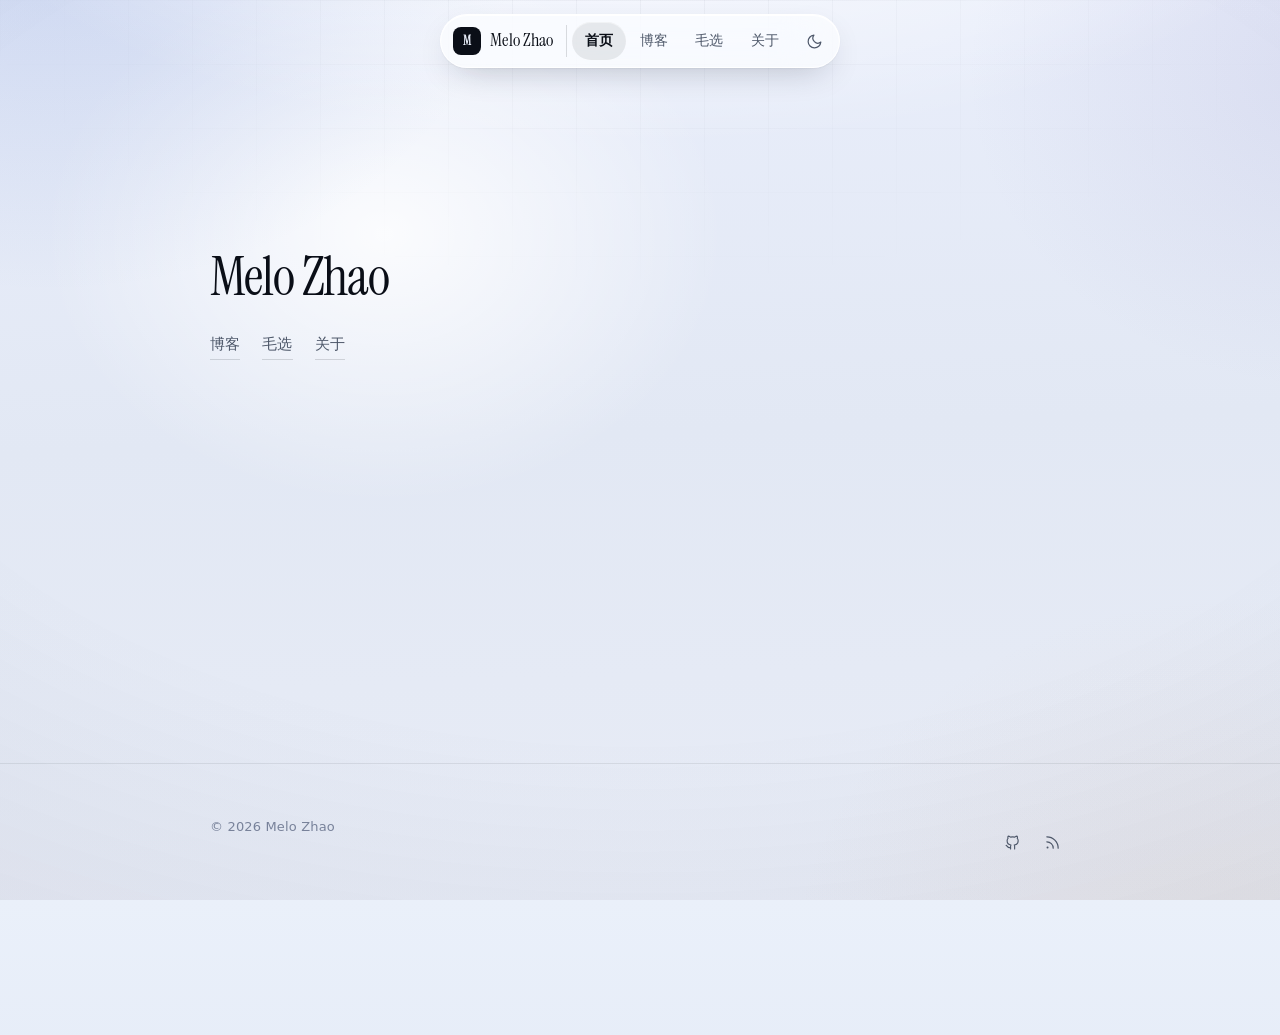
<file: index.html>
<!doctype html>
<html lang="zh-CN">
<head>
<meta charset="utf-8">
<meta name="viewport" content="width=device-width,initial-scale=1,viewport-fit=cover">
<title>Melo Zhao</title>
<meta name="description" content="Melo Zhao 的个人站点。">
<meta name="theme-color" content="#e9eef7">
<meta property="og:title" content="Melo Zhao">
<meta property="og:description" content="Melo Zhao 的个人站点。">
<meta property="og:type" content="website">
<link rel="icon" href="data:image/svg+xml,%3Csvg xmlns='http://www.w3.org/2000/svg' viewBox='0 0 64 64'%3E%3Cdefs%3E%3ClinearGradient id='g' x1='0' y1='0' x2='1' y2='1'%3E%3Cstop offset='0' stop-color='%230a6cff'/%3E%3Cstop offset='.55' stop-color='%236d4bff'/%3E%3Cstop offset='1' stop-color='%2300c2b2'/%3E%3C/linearGradient%3E%3C/defs%3E%3Crect width='64' height='64' rx='16' fill='url(%23g)'/%3E%3Ctext x='32' y='45' font-family='-apple-system,Helvetica,sans-serif' font-size='36' font-weight='600' fill='%23fff' text-anchor='middle'%3EM%3C/text%3E%3C/svg%3E">
<link rel="stylesheet" href="assets/css/style.css">

</head>
<body>
<div class="aurora" aria-hidden="true"></div>
<div class="grain" aria-hidden="true"></div>

<header class="nav-shell">
  <nav class="nav" aria-label="主导航">
    <a class="brand" href="index.html">
      <span class="brand-mark">M</span>
      <span>Melo Zhao</span>
    </a>
    <div class="nav-links"><a href="index.html" class="is-active">首页</a><a href="blog/index.html">博客</a><a href="maoxuan/index.html">毛选</a><a href="about.html">关于</a></div>
    <button class="theme-toggle" type="button" aria-label="切换主题">
      <svg class="icon-moon" viewBox="0 0 24 24" fill="none" stroke="currentColor" stroke-width="1.7" stroke-linecap="round" stroke-linejoin="round">
        <path d="M21 12.8A9 9 0 1 1 11.2 3a7 7 0 0 0 9.8 9.8z"/>
      </svg>
      <svg class="icon-sun" viewBox="0 0 24 24" fill="none" stroke="currentColor" stroke-width="1.7" stroke-linecap="round" stroke-linejoin="round">
        <circle cx="12" cy="12" r="4"/>
        <path d="M12 2v2M12 20v2M4.9 4.9l1.4 1.4M17.7 17.7l1.4 1.4M2 12h2M20 12h2M4.9 19.1l1.4-1.4M17.7 6.3l1.4-1.4"/>
      </svg>
    </button>
  </nav>
</header>

<main class="page">
  <div class="wrap home-index">
    <h1 class="home-name">Melo Zhao</h1>
    <p class="home-links">
      <a href="blog/index.html">博客</a>
      <a href="maoxuan/index.html">毛选</a>
      <a href="about.html">关于</a>
    </p>
  </div>
</main>

<footer class="footer">
  <div class="wrap footer-inner">
    <span class="footer-copy">© 2026 Melo Zhao</span>
    <div class="social-row">
      <a href="https://github.com/MeloZhao" target="_blank" rel="noopener" aria-label="GitHub">
        <svg viewBox="0 0 24 24" fill="none" stroke="currentColor" stroke-width="1.6" stroke-linecap="round" stroke-linejoin="round"><path d="M9 19c-4 1.5-4-2.5-6-3m12 5v-3.5c0-1 .1-1.4-.5-2 2.8-.3 5.5-1.4 5.5-6a4.6 4.6 0 0 0-1.3-3.2 4.3 4.3 0 0 0-.1-3.2s-1-.3-3.4 1.3a11.6 11.6 0 0 0-6 0C6.8 2.8 5.8 3.1 5.8 3.1a4.3 4.3 0 0 0-.1 3.2A4.6 4.6 0 0 0 4.4 9.5c0 4.6 2.7 5.7 5.5 6-.4.4-.6.9-.6 1.5V21"/></svg>
      </a>
      <a href="feed.xml" aria-label="RSS 订阅">
        <svg viewBox="0 0 24 24" fill="none" stroke="currentColor" stroke-width="1.7" stroke-linecap="round" stroke-linejoin="round"><path d="M4 11a9 9 0 0 1 9 9M4 4a16 16 0 0 1 16 16"/><circle cx="5" cy="19" r="1.4" fill="currentColor" stroke="none"/></svg>
      </a>
    </div>
  </div>
</footer>
<script src="assets/js/main.js" defer></script>
</body>
</html>
</file>
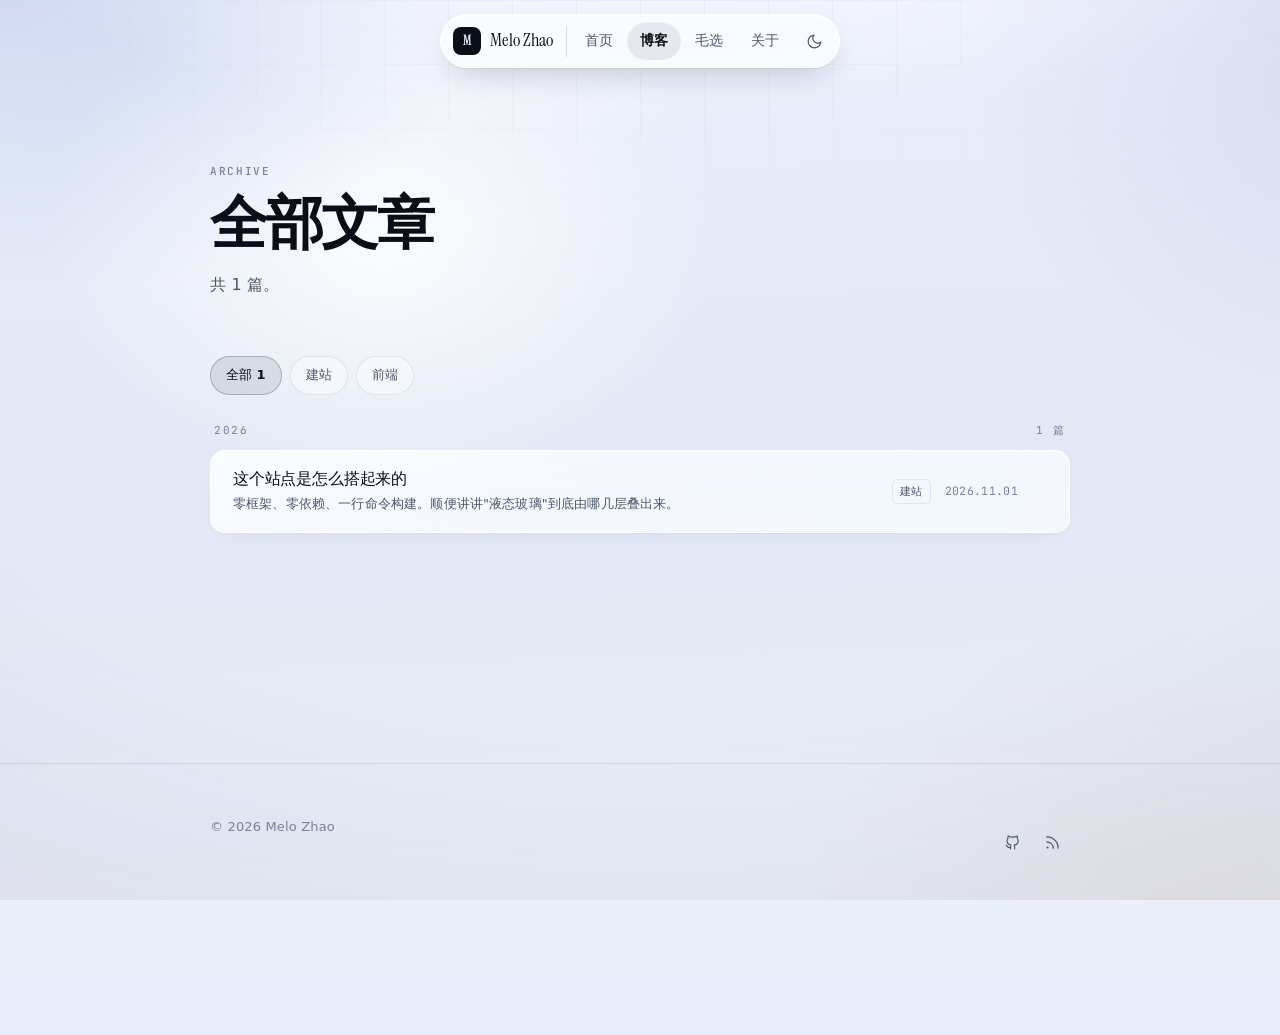
<file: blog/index.html>
<!doctype html>
<html lang="zh-CN">
<head>
<meta charset="utf-8">
<meta name="viewport" content="width=device-width,initial-scale=1,viewport-fit=cover">
<title>全部文章 — Melo Zhao</title>
<meta name="description" content="Melo Zhao 的全部文章归档。">
<meta name="theme-color" content="#e9eef7">
<meta property="og:title" content="全部文章 — Melo Zhao">
<meta property="og:description" content="Melo Zhao 的全部文章归档。">
<meta property="og:type" content="website">
<link rel="icon" href="data:image/svg+xml,%3Csvg xmlns='http://www.w3.org/2000/svg' viewBox='0 0 64 64'%3E%3Cdefs%3E%3ClinearGradient id='g' x1='0' y1='0' x2='1' y2='1'%3E%3Cstop offset='0' stop-color='%230a6cff'/%3E%3Cstop offset='.55' stop-color='%236d4bff'/%3E%3Cstop offset='1' stop-color='%2300c2b2'/%3E%3C/linearGradient%3E%3C/defs%3E%3Crect width='64' height='64' rx='16' fill='url(%23g)'/%3E%3Ctext x='32' y='45' font-family='-apple-system,Helvetica,sans-serif' font-size='36' font-weight='600' fill='%23fff' text-anchor='middle'%3EM%3C/text%3E%3C/svg%3E">
<link rel="stylesheet" href="../assets/css/style.css">

</head>
<body>
<div class="aurora" aria-hidden="true"></div>
<div class="grain" aria-hidden="true"></div>

<header class="nav-shell">
  <nav class="nav" aria-label="主导航">
    <a class="brand" href="../index.html">
      <span class="brand-mark">M</span>
      <span>Melo Zhao</span>
    </a>
    <div class="nav-links"><a href="../index.html">首页</a><a href="../blog/index.html" class="is-active">博客</a><a href="../maoxuan/index.html">毛选</a><a href="../about.html">关于</a></div>
    <button class="theme-toggle" type="button" aria-label="切换主题">
      <svg class="icon-moon" viewBox="0 0 24 24" fill="none" stroke="currentColor" stroke-width="1.7" stroke-linecap="round" stroke-linejoin="round">
        <path d="M21 12.8A9 9 0 1 1 11.2 3a7 7 0 0 0 9.8 9.8z"/>
      </svg>
      <svg class="icon-sun" viewBox="0 0 24 24" fill="none" stroke="currentColor" stroke-width="1.7" stroke-linecap="round" stroke-linejoin="round">
        <circle cx="12" cy="12" r="4"/>
        <path d="M12 2v2M12 20v2M4.9 4.9l1.4 1.4M17.7 17.7l1.4 1.4M2 12h2M20 12h2M4.9 19.1l1.4-1.4M17.7 6.3l1.4-1.4"/>
      </svg>
    </button>
  </nav>
</header>

<main class="page">
  <div class="wrap">
    <div class="page-head">
      <p class="eyebrow">Archive</p>
      <h1 class="page-title">全部文章</h1>
      <p class="page-lede">共 1 篇。</p>
    </div>
    <div class="filter-bar"><button class="filter-btn is-on" type="button" data-filter="all">全部 1</button><button class="filter-btn" type="button" data-filter="建站">建站</button><button class="filter-btn" type="button" data-filter="前端">前端</button></div>
    <div class="archive"><p class="group-label"><span>2026</span><span>1 篇</span></p>
<div class="grouped" data-year="2026">
<a class="row" href="../blog/how-this-site-is-built.html" data-tags="建站|前端">
  <span class="row-main">
    <span class="row-title">这个站点是怎么搭起来的</span>
    <span class="row-sub">零框架、零依赖、一行命令构建。顺便讲讲"液态玻璃"到底由哪几层叠出来。</span>
  </span>
  <span class="row-side">
    <span class="row-tag">建站</span>
    <time class="row-date" datetime="2026-11-01">2026.11.01</time>
    <svg class="row-arrow" width="15" height="15" viewBox="0 0 24 24" fill="none" stroke="currentColor" stroke-width="2" stroke-linecap="round" stroke-linejoin="round"><path d="M5 12h14M13 6l6 6-6 6"/></svg>
  </span>
</a>
</div></div>
    <p class="empty-state" style="display:none">这个标签下还没有文章。</p>
  </div>
</main>

<footer class="footer">
  <div class="wrap footer-inner">
    <span class="footer-copy">© 2026 Melo Zhao</span>
    <div class="social-row">
      <a href="https://github.com/MeloZhao" target="_blank" rel="noopener" aria-label="GitHub">
        <svg viewBox="0 0 24 24" fill="none" stroke="currentColor" stroke-width="1.6" stroke-linecap="round" stroke-linejoin="round"><path d="M9 19c-4 1.5-4-2.5-6-3m12 5v-3.5c0-1 .1-1.4-.5-2 2.8-.3 5.5-1.4 5.5-6a4.6 4.6 0 0 0-1.3-3.2 4.3 4.3 0 0 0-.1-3.2s-1-.3-3.4 1.3a11.6 11.6 0 0 0-6 0C6.8 2.8 5.8 3.1 5.8 3.1a4.3 4.3 0 0 0-.1 3.2A4.6 4.6 0 0 0 4.4 9.5c0 4.6 2.7 5.7 5.5 6-.4.4-.6.9-.6 1.5V21"/></svg>
      </a>
      <a href="../feed.xml" aria-label="RSS 订阅">
        <svg viewBox="0 0 24 24" fill="none" stroke="currentColor" stroke-width="1.7" stroke-linecap="round" stroke-linejoin="round"><path d="M4 11a9 9 0 0 1 9 9M4 4a16 16 0 0 1 16 16"/><circle cx="5" cy="19" r="1.4" fill="currentColor" stroke="none"/></svg>
      </a>
    </div>
  </div>
</footer>
<script src="../assets/js/main.js" defer></script>
</body>
</html>
</file>
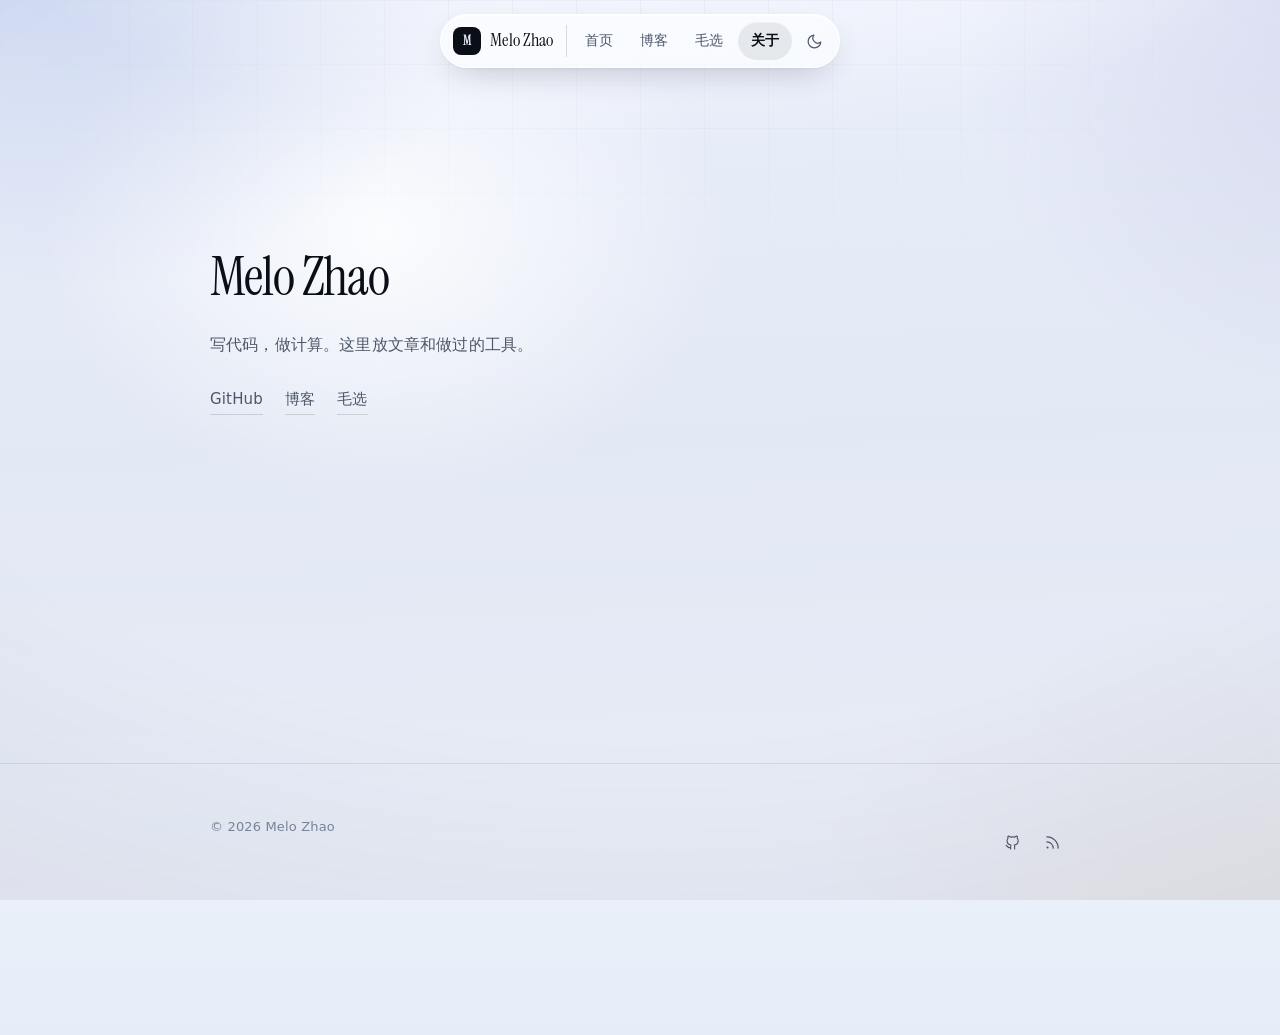
<file: about.html>
<!doctype html>
<html lang="zh-CN">
<head>
<meta charset="utf-8">
<meta name="viewport" content="width=device-width,initial-scale=1,viewport-fit=cover">
<title>关于 — Melo Zhao</title>
<meta name="description" content="关于 Melo Zhao。">
<meta name="theme-color" content="#e9eef7">
<meta property="og:title" content="关于 — Melo Zhao">
<meta property="og:description" content="关于 Melo Zhao。">
<meta property="og:type" content="website">
<link rel="icon" href="data:image/svg+xml,%3Csvg xmlns='http://www.w3.org/2000/svg' viewBox='0 0 64 64'%3E%3Cdefs%3E%3ClinearGradient id='g' x1='0' y1='0' x2='1' y2='1'%3E%3Cstop offset='0' stop-color='%230a6cff'/%3E%3Cstop offset='.55' stop-color='%236d4bff'/%3E%3Cstop offset='1' stop-color='%2300c2b2'/%3E%3C/linearGradient%3E%3C/defs%3E%3Crect width='64' height='64' rx='16' fill='url(%23g)'/%3E%3Ctext x='32' y='45' font-family='-apple-system,Helvetica,sans-serif' font-size='36' font-weight='600' fill='%23fff' text-anchor='middle'%3EM%3C/text%3E%3C/svg%3E">
<link rel="stylesheet" href="assets/css/style.css">

</head>
<body>
<div class="aurora" aria-hidden="true"></div>
<div class="grain" aria-hidden="true"></div>

<header class="nav-shell">
  <nav class="nav" aria-label="主导航">
    <a class="brand" href="index.html">
      <span class="brand-mark">M</span>
      <span>Melo Zhao</span>
    </a>
    <div class="nav-links"><a href="index.html">首页</a><a href="blog/index.html">博客</a><a href="maoxuan/index.html">毛选</a><a href="about.html" class="is-active">关于</a></div>
    <button class="theme-toggle" type="button" aria-label="切换主题">
      <svg class="icon-moon" viewBox="0 0 24 24" fill="none" stroke="currentColor" stroke-width="1.7" stroke-linecap="round" stroke-linejoin="round">
        <path d="M21 12.8A9 9 0 1 1 11.2 3a7 7 0 0 0 9.8 9.8z"/>
      </svg>
      <svg class="icon-sun" viewBox="0 0 24 24" fill="none" stroke="currentColor" stroke-width="1.7" stroke-linecap="round" stroke-linejoin="round">
        <circle cx="12" cy="12" r="4"/>
        <path d="M12 2v2M12 20v2M4.9 4.9l1.4 1.4M17.7 17.7l1.4 1.4M2 12h2M20 12h2M4.9 19.1l1.4-1.4M17.7 6.3l1.4-1.4"/>
      </svg>
    </button>
  </nav>
</header>

<main class="page">
  <div class="wrap about-min">
    <h1 class="about-name">Melo Zhao</h1>
    <p class="about-line">写代码，做计算。这里放文章和做过的工具。</p>
    <p class="about-links">
      <a href="https://github.com/MeloZhao" target="_blank" rel="noopener">GitHub</a>
      <a href="blog/index.html">博客</a>
      <a href="maoxuan/index.html">毛选</a>
    </p>
  </div>
</main>

<footer class="footer">
  <div class="wrap footer-inner">
    <span class="footer-copy">© 2026 Melo Zhao</span>
    <div class="social-row">
      <a href="https://github.com/MeloZhao" target="_blank" rel="noopener" aria-label="GitHub">
        <svg viewBox="0 0 24 24" fill="none" stroke="currentColor" stroke-width="1.6" stroke-linecap="round" stroke-linejoin="round"><path d="M9 19c-4 1.5-4-2.5-6-3m12 5v-3.5c0-1 .1-1.4-.5-2 2.8-.3 5.5-1.4 5.5-6a4.6 4.6 0 0 0-1.3-3.2 4.3 4.3 0 0 0-.1-3.2s-1-.3-3.4 1.3a11.6 11.6 0 0 0-6 0C6.8 2.8 5.8 3.1 5.8 3.1a4.3 4.3 0 0 0-.1 3.2A4.6 4.6 0 0 0 4.4 9.5c0 4.6 2.7 5.7 5.5 6-.4.4-.6.9-.6 1.5V21"/></svg>
      </a>
      <a href="feed.xml" aria-label="RSS 订阅">
        <svg viewBox="0 0 24 24" fill="none" stroke="currentColor" stroke-width="1.7" stroke-linecap="round" stroke-linejoin="round"><path d="M4 11a9 9 0 0 1 9 9M4 4a16 16 0 0 1 16 16"/><circle cx="5" cy="19" r="1.4" fill="currentColor" stroke="none"/></svg>
      </a>
    </div>
  </div>
</footer>
<script src="assets/js/main.js" defer></script>
</body>
</html>
</file>
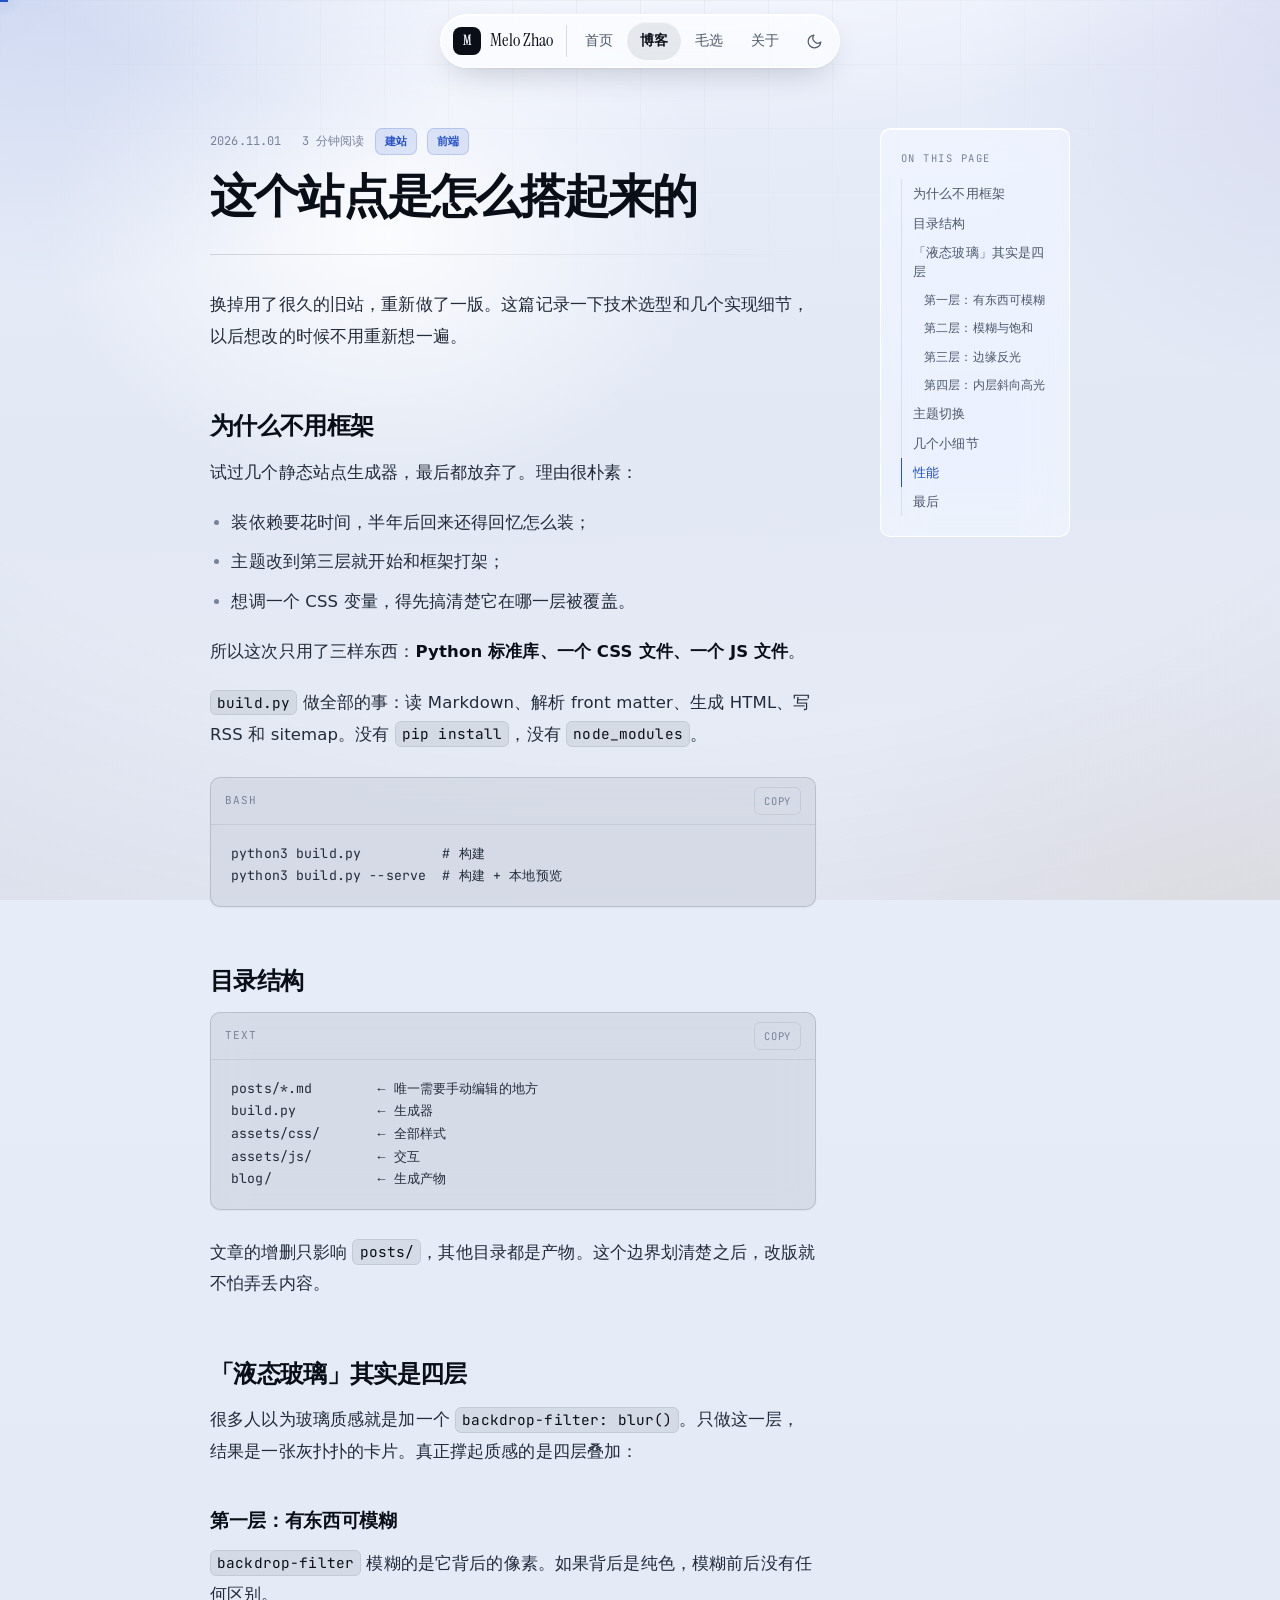
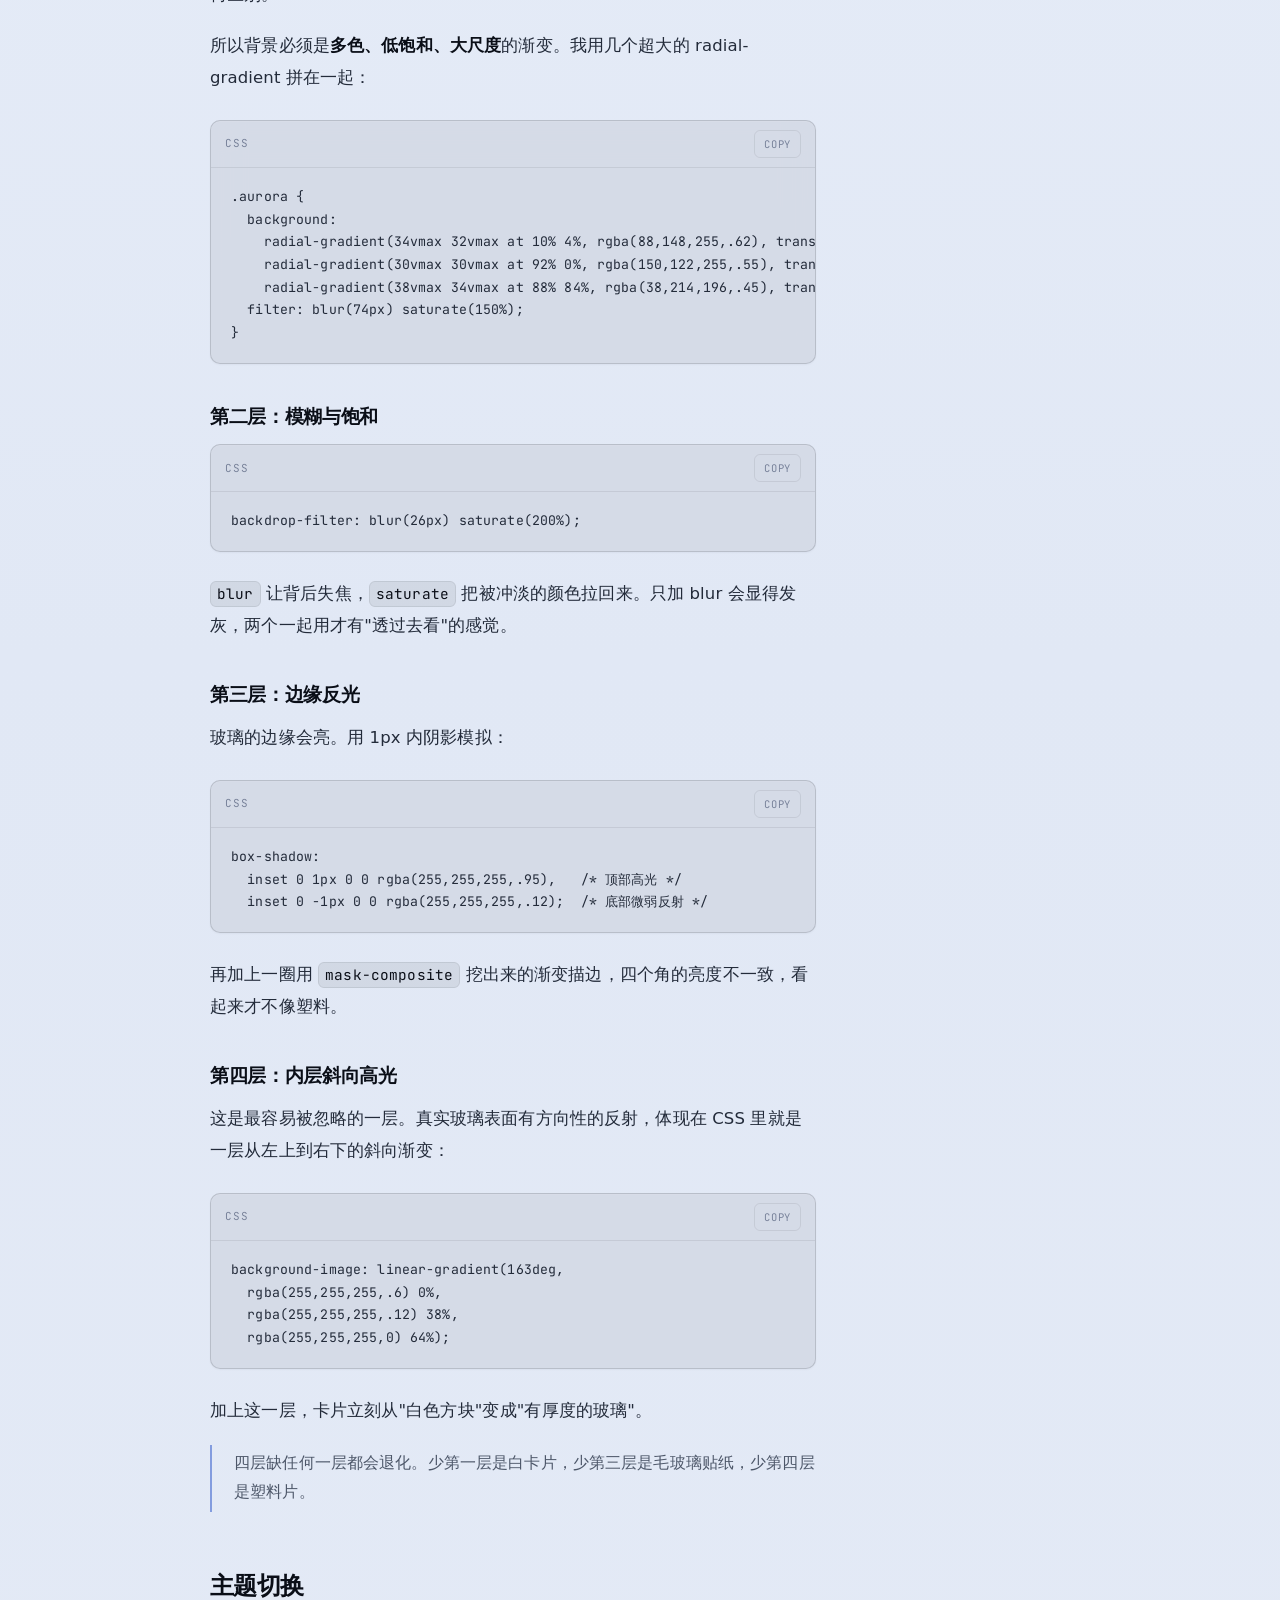
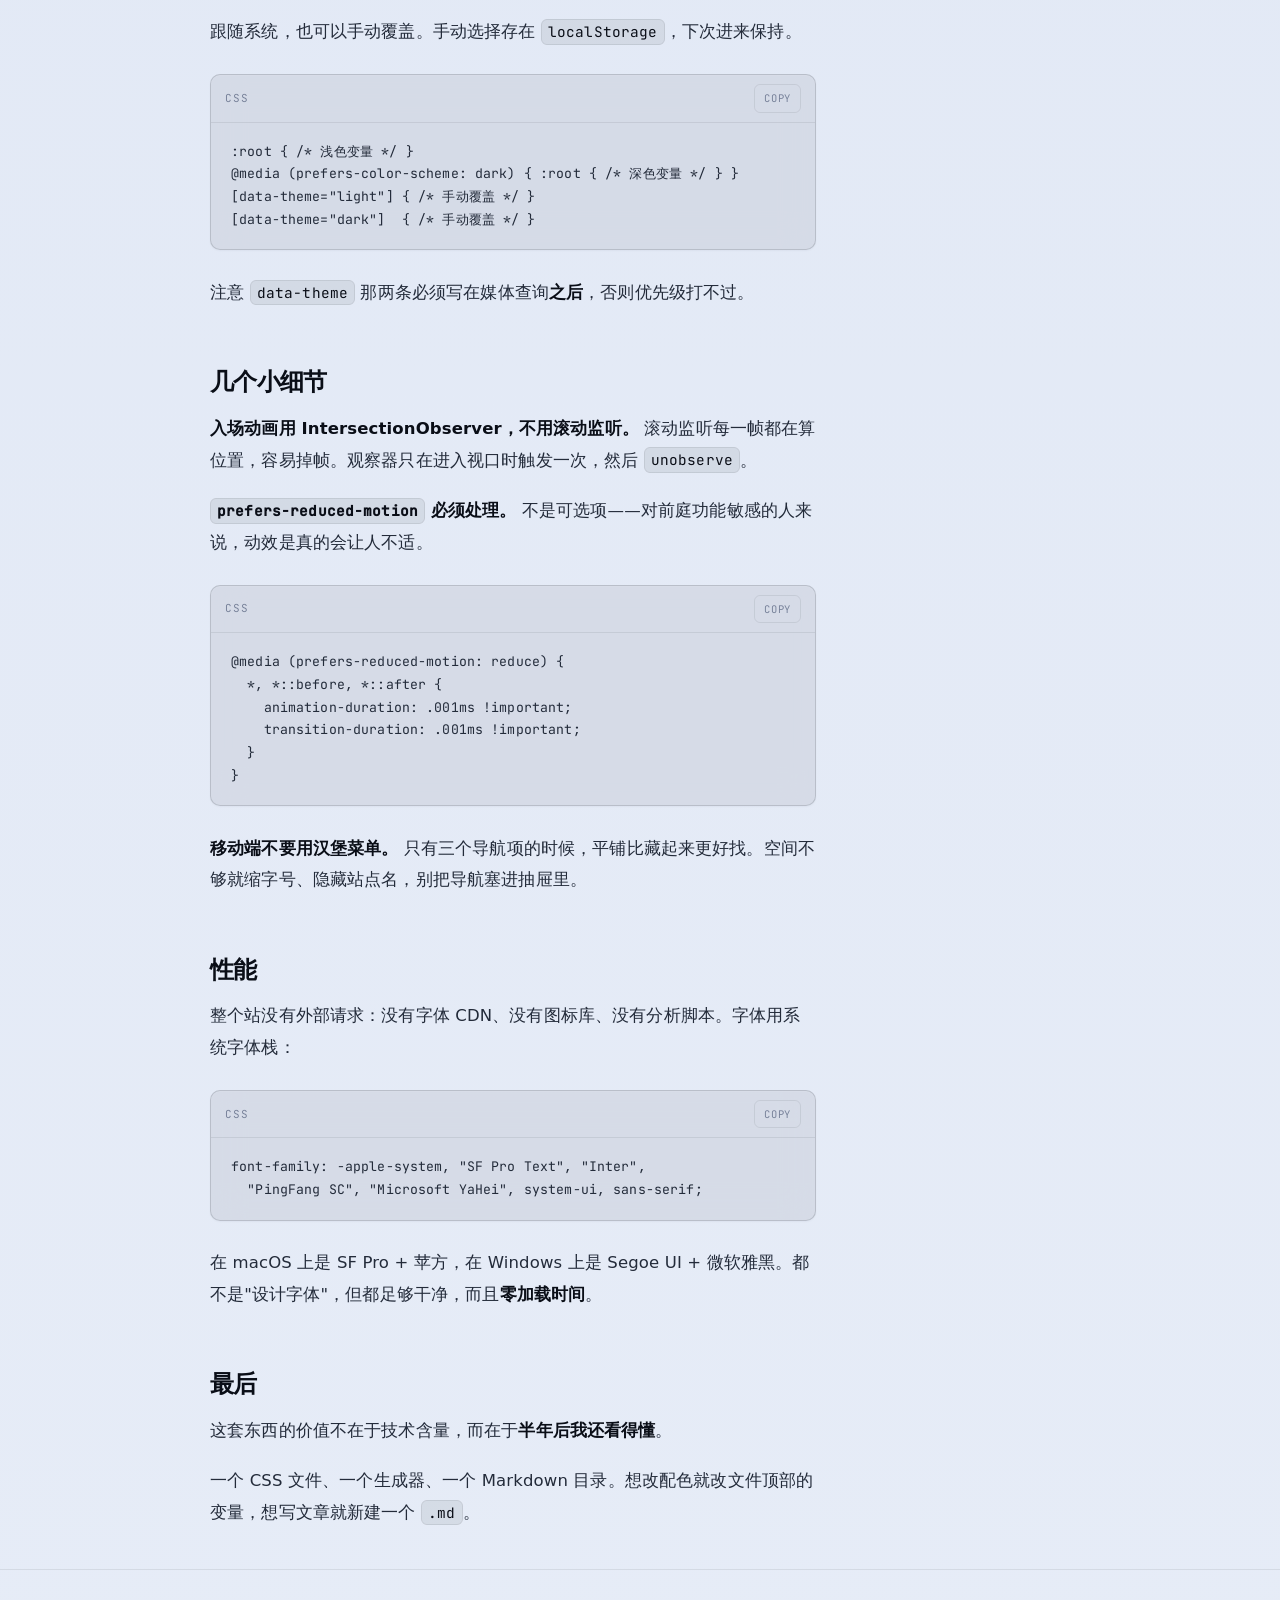
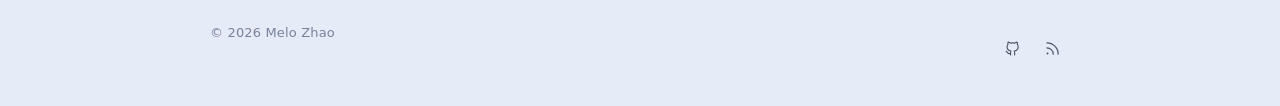
<file: blog/how-this-site-is-built.html>
<!doctype html>
<html lang="zh-CN">
<head>
<meta charset="utf-8">
<meta name="viewport" content="width=device-width,initial-scale=1,viewport-fit=cover">
<title>这个站点是怎么搭起来的 — Melo Zhao</title>
<meta name="description" content="零框架、零依赖、一行命令构建。顺便讲讲"液态玻璃"到底由哪几层叠出来。">
<meta name="theme-color" content="#e9eef7">
<meta property="og:title" content="这个站点是怎么搭起来的 — Melo Zhao">
<meta property="og:description" content="零框架、零依赖、一行命令构建。顺便讲讲"液态玻璃"到底由哪几层叠出来。">
<meta property="og:type" content="website">
<link rel="icon" href="data:image/svg+xml,%3Csvg xmlns='http://www.w3.org/2000/svg' viewBox='0 0 64 64'%3E%3Cdefs%3E%3ClinearGradient id='g' x1='0' y1='0' x2='1' y2='1'%3E%3Cstop offset='0' stop-color='%230a6cff'/%3E%3Cstop offset='.55' stop-color='%236d4bff'/%3E%3Cstop offset='1' stop-color='%2300c2b2'/%3E%3C/linearGradient%3E%3C/defs%3E%3Crect width='64' height='64' rx='16' fill='url(%23g)'/%3E%3Ctext x='32' y='45' font-family='-apple-system,Helvetica,sans-serif' font-size='36' font-weight='600' fill='%23fff' text-anchor='middle'%3EM%3C/text%3E%3C/svg%3E">
<link rel="stylesheet" href="../assets/css/style.css">

</head>
<body>
<div class="aurora" aria-hidden="true"></div>
<div class="grain" aria-hidden="true"></div>

<header class="nav-shell">
  <nav class="nav" aria-label="主导航">
    <a class="brand" href="../index.html">
      <span class="brand-mark">M</span>
      <span>Melo Zhao</span>
    </a>
    <div class="nav-links"><a href="../index.html">首页</a><a href="../blog/index.html" class="is-active">博客</a><a href="../maoxuan/index.html">毛选</a><a href="../about.html">关于</a></div>
    <button class="theme-toggle" type="button" aria-label="切换主题">
      <svg class="icon-moon" viewBox="0 0 24 24" fill="none" stroke="currentColor" stroke-width="1.7" stroke-linecap="round" stroke-linejoin="round">
        <path d="M21 12.8A9 9 0 1 1 11.2 3a7 7 0 0 0 9.8 9.8z"/>
      </svg>
      <svg class="icon-sun" viewBox="0 0 24 24" fill="none" stroke="currentColor" stroke-width="1.7" stroke-linecap="round" stroke-linejoin="round">
        <circle cx="12" cy="12" r="4"/>
        <path d="M12 2v2M12 20v2M4.9 4.9l1.4 1.4M17.7 17.7l1.4 1.4M2 12h2M20 12h2M4.9 19.1l1.4-1.4M17.7 6.3l1.4-1.4"/>
      </svg>
    </button>
  </nav>
</header>

<div class="progress" aria-hidden="true"></div>
<main class="wrap">
  <article class="article-wrap">
    <div>
      <header class="article-head">
        <div class="article-meta">
          <time datetime="2026-11-01">2026.11.01</time><span class="dot"></span><span>3 分钟阅读</span><span class="tag">建站</span><span class="tag">前端</span>
        </div>
        <h1 class="article-title">这个站点是怎么搭起来的</h1>
        <div class="article-hero-rule"></div>
      </header>
      <div class="prose"><p>换掉用了很久的旧站，重新做了一版。这篇记录一下技术选型和几个实现细节，以后想改的时候不用重新想一遍。</p>
<h2 id="h-为什么不用框架">为什么不用框架</h2>
<p>试过几个静态站点生成器，最后都放弃了。理由很朴素：</p>
<ul><li>装依赖要花时间，半年后回来还得回忆怎么装；</li><li>主题改到第三层就开始和框架打架；</li><li>想调一个 CSS 变量，得先搞清楚它在哪一层被覆盖。</li></ul>
<p>所以这次只用了三样东西：<strong>Python 标准库、一个 CSS 文件、一个 JS 文件</strong>。</p>
<p><code>build.py</code> 做全部的事：读 Markdown、解析 front matter、生成 HTML、写 RSS 和 sitemap。没有 <code>pip install</code>，没有 <code>node_modules</code>。</p>
<div class="codeblock"><div class="codeblock-top"><span>bash</span><button class="copy-btn" type="button">COPY</button></div><pre><code>python3 build.py          # 构建
python3 build.py --serve  # 构建 + 本地预览</code></pre></div>
<h2 id="h-目录结构">目录结构</h2>
<div class="codeblock"><div class="codeblock-top"><span>text</span><button class="copy-btn" type="button">COPY</button></div><pre><code>posts/*.md        ← 唯一需要手动编辑的地方
build.py          ← 生成器
assets/css/       ← 全部样式
assets/js/        ← 交互
blog/             ← 生成产物</code></pre></div>
<p>文章的增删只影响 <code>posts/</code>，其他目录都是产物。这个边界划清楚之后，改版就不怕弄丢内容。</p>
<h2 id="h-液态玻璃-其实是四层">「液态玻璃」其实是四层</h2>
<p>很多人以为玻璃质感就是加一个 <code>backdrop-filter: blur()</code>。只做这一层，结果是一张灰扑扑的卡片。真正撑起质感的是四层叠加：</p>
<h3 id="h-第一层-有东西可模糊">第一层：有东西可模糊</h3>
<p><code>backdrop-filter</code> 模糊的是它背后的像素。如果背后是纯色，模糊前后没有任何区别。</p>
<p>所以背景必须是<strong>多色、低饱和、大尺度</strong>的渐变。我用几个超大的 radial-gradient 拼在一起：</p>
<div class="codeblock"><div class="codeblock-top"><span>css</span><button class="copy-btn" type="button">COPY</button></div><pre><code>.aurora {
  background:
    radial-gradient(34vmax 32vmax at 10% 4%, rgba(88,148,255,.62), transparent 62%),
    radial-gradient(30vmax 30vmax at 92% 0%, rgba(150,122,255,.55), transparent 60%),
    radial-gradient(38vmax 34vmax at 88% 84%, rgba(38,214,196,.45), transparent 62%);
  filter: blur(74px) saturate(150%);
}</code></pre></div>
<h3 id="h-第二层-模糊与饱和">第二层：模糊与饱和</h3>
<div class="codeblock"><div class="codeblock-top"><span>css</span><button class="copy-btn" type="button">COPY</button></div><pre><code>backdrop-filter: blur(26px) saturate(200%);</code></pre></div>
<p><code>blur</code> 让背后失焦，<code>saturate</code> 把被冲淡的颜色拉回来。只加 blur 会显得发灰，两个一起用才有"透过去看"的感觉。</p>
<h3 id="h-第三层-边缘反光">第三层：边缘反光</h3>
<p>玻璃的边缘会亮。用 1px 内阴影模拟：</p>
<div class="codeblock"><div class="codeblock-top"><span>css</span><button class="copy-btn" type="button">COPY</button></div><pre><code>box-shadow:
  inset 0 1px 0 0 rgba(255,255,255,.95),   /* 顶部高光 */
  inset 0 -1px 0 0 rgba(255,255,255,.12);  /* 底部微弱反射 */</code></pre></div>
<p>再加上一圈用 <code>mask-composite</code> 挖出来的渐变描边，四个角的亮度不一致，看起来才不像塑料。</p>
<h3 id="h-第四层-内层斜向高光">第四层：内层斜向高光</h3>
<p>这是最容易被忽略的一层。真实玻璃表面有方向性的反射，体现在 CSS 里就是一层从左上到右下的斜向渐变：</p>
<div class="codeblock"><div class="codeblock-top"><span>css</span><button class="copy-btn" type="button">COPY</button></div><pre><code>background-image: linear-gradient(163deg,
  rgba(255,255,255,.6) 0%,
  rgba(255,255,255,.12) 38%,
  rgba(255,255,255,0) 64%);</code></pre></div>
<p>加上这一层，卡片立刻从"白色方块"变成"有厚度的玻璃"。</p>
<blockquote><p>四层缺任何一层都会退化。少第一层是白卡片，少第三层是毛玻璃贴纸，少第四层是塑料片。</p></blockquote>
<h2 id="h-主题切换">主题切换</h2>
<p>跟随系统，也可以手动覆盖。手动选择存在 <code>localStorage</code>，下次进来保持。</p>
<div class="codeblock"><div class="codeblock-top"><span>css</span><button class="copy-btn" type="button">COPY</button></div><pre><code>:root { /* 浅色变量 */ }
@media (prefers-color-scheme: dark) { :root { /* 深色变量 */ } }
[data-theme="light"] { /* 手动覆盖 */ }
[data-theme="dark"]  { /* 手动覆盖 */ }</code></pre></div>
<p>注意 <code>data-theme</code> 那两条必须写在媒体查询<strong>之后</strong>，否则优先级打不过。</p>
<h2 id="h-几个小细节">几个小细节</h2>
<p><strong>入场动画用 IntersectionObserver，不用滚动监听。</strong> 滚动监听每一帧都在算位置，容易掉帧。观察器只在进入视口时触发一次，然后 <code>unobserve</code>。</p>
<p><strong><code>prefers-reduced-motion</code> 必须处理。</strong> 不是可选项——对前庭功能敏感的人来说，动效是真的会让人不适。</p>
<div class="codeblock"><div class="codeblock-top"><span>css</span><button class="copy-btn" type="button">COPY</button></div><pre><code>@media (prefers-reduced-motion: reduce) {
  *, *::before, *::after {
    animation-duration: .001ms !important;
    transition-duration: .001ms !important;
  }
}</code></pre></div>
<p><strong>移动端不要用汉堡菜单。</strong> 只有三个导航项的时候，平铺比藏起来更好找。空间不够就缩字号、隐藏站点名，别把导航塞进抽屉里。</p>
<h2 id="h-性能">性能</h2>
<p>整个站没有外部请求：没有字体 CDN、没有图标库、没有分析脚本。字体用系统字体栈：</p>
<div class="codeblock"><div class="codeblock-top"><span>css</span><button class="copy-btn" type="button">COPY</button></div><pre><code>font-family: -apple-system, "SF Pro Text", "Inter",
  "PingFang SC", "Microsoft YaHei", system-ui, sans-serif;</code></pre></div>
<p>在 macOS 上是 SF Pro + 苹方，在 Windows 上是 Segoe UI + 微软雅黑。都不是"设计字体"，但都足够干净，而且<strong>零加载时间</strong>。</p>
<h2 id="h-最后">最后</h2>
<p>这套东西的价值不在于技术含量，而在于<strong>半年后我还看得懂</strong>。</p>
<p>一个 CSS 文件、一个生成器、一个 Markdown 目录。想改配色就改文件顶部的变量，想写文章就新建一个 <code>.md</code>。</p></div>
      
    </div>
    <aside class="toc"><p class="toc-title">On this page</p><a class="lvl-2" href="#h-为什么不用框架">为什么不用框架</a><a class="lvl-2" href="#h-目录结构">目录结构</a><a class="lvl-2" href="#h-液态玻璃-其实是四层">「液态玻璃」其实是四层</a><a class="lvl-3" href="#h-第一层-有东西可模糊">第一层：有东西可模糊</a><a class="lvl-3" href="#h-第二层-模糊与饱和">第二层：模糊与饱和</a><a class="lvl-3" href="#h-第三层-边缘反光">第三层：边缘反光</a><a class="lvl-3" href="#h-第四层-内层斜向高光">第四层：内层斜向高光</a><a class="lvl-2" href="#h-主题切换">主题切换</a><a class="lvl-2" href="#h-几个小细节">几个小细节</a><a class="lvl-2" href="#h-性能">性能</a><a class="lvl-2" href="#h-最后">最后</a></aside>
  </article>
</main>

<footer class="footer">
  <div class="wrap footer-inner">
    <span class="footer-copy">© 2026 Melo Zhao</span>
    <div class="social-row">
      <a href="https://github.com/MeloZhao" target="_blank" rel="noopener" aria-label="GitHub">
        <svg viewBox="0 0 24 24" fill="none" stroke="currentColor" stroke-width="1.6" stroke-linecap="round" stroke-linejoin="round"><path d="M9 19c-4 1.5-4-2.5-6-3m12 5v-3.5c0-1 .1-1.4-.5-2 2.8-.3 5.5-1.4 5.5-6a4.6 4.6 0 0 0-1.3-3.2 4.3 4.3 0 0 0-.1-3.2s-1-.3-3.4 1.3a11.6 11.6 0 0 0-6 0C6.8 2.8 5.8 3.1 5.8 3.1a4.3 4.3 0 0 0-.1 3.2A4.6 4.6 0 0 0 4.4 9.5c0 4.6 2.7 5.7 5.5 6-.4.4-.6.9-.6 1.5V21"/></svg>
      </a>
      <a href="../feed.xml" aria-label="RSS 订阅">
        <svg viewBox="0 0 24 24" fill="none" stroke="currentColor" stroke-width="1.7" stroke-linecap="round" stroke-linejoin="round"><path d="M4 11a9 9 0 0 1 9 9M4 4a16 16 0 0 1 16 16"/><circle cx="5" cy="19" r="1.4" fill="currentColor" stroke="none"/></svg>
      </a>
    </div>
  </div>
</footer>
<script src="../assets/js/main.js" defer></script>
</body>
</html>
</file>
<file: assets/css/style.css>
/* ---------- 0. Self-hosted fonts ---------- */
@font-face {
  font-family: "Instrument Serif";
  font-style: normal;
  font-weight: 400;
  font-display: swap;
  src: url("../fonts/instrument-serif-latin-400-normal.woff2") format("woff2");
}
@font-face {
  font-family: "Instrument Serif";
  font-style: italic;
  font-weight: 400;
  font-display: swap;
  src: url("../fonts/instrument-serif-latin-400-italic.woff2") format("woff2");
}
@font-face {
  font-family: "JetBrains Mono";
  font-style: normal;
  font-weight: 400;
  font-display: swap;
  src: url("../fonts/jetbrains-mono-latin-400-normal.woff2") format("woff2");
}
@font-face {
  font-family: "JetBrains Mono";
  font-style: normal;
  font-weight: 500;
  font-display: swap;
  src: url("../fonts/jetbrains-mono-latin-500-normal.woff2") format("woff2");
}

/* ============================================================
   Melo Zhao — Liquid Glass Design System
   简约科技风 / 透明玻璃质感
   ============================================================ */

/* ---------- 1. Tokens ---------- */
:root {
  color-scheme: light dark;

  /* ink */
  --ink: #0a0e17;
  --ink-soft: #232b3a;
  --muted: #4d5769;
  --muted-2: #78829a;

  /* accent */
  --accent: #2450c8;
  --accent-soft: #e8edfb;
  --accent-grad: #2450c8;

  /* glass */
  --glass: rgba(255, 255, 255, 0.62);
  --glass-strong: rgba(255, 255, 255, 0.82);
  --glass-weak: rgba(255, 255, 255, 0.4);
  --glass-edge: rgba(255, 255, 255, 0.95);
  --glass-edge-soft: rgba(255, 255, 255, 0.9);
  --glass-blur: 28px;

  /* shadows */
  --sh-sm: 0 1px 2px rgba(12, 22, 48, 0.04);
  --sh-md: 0 1px 2px rgba(12, 22, 48, 0.04), 0 8px 24px -18px rgba(12, 22, 48, 0.18);
  --sh-lg: 0 1px 2px rgba(12, 22, 48, 0.05), 0 16px 40px -28px rgba(12, 22, 48, 0.24);
  --sh-glow: 0 0 0 1px rgba(255, 255, 255, 0.55) inset;

  /* page */
  --page: #e3e9f5;
  --page-grad: linear-gradient(180deg, #eaf0fa 0%, #e1e8f5 46%, #e6ecf7 100%);
  --line: rgba(10, 14, 23, 0.08);
  --line-strong: rgba(10, 14, 23, 0.14);

  /* type */
  --font-sans: "PingFang SC", "Hiragino Sans GB", "Microsoft YaHei",
    -apple-system, BlinkMacSystemFont, "SF Pro Text", system-ui, sans-serif;
  --font-mono: "JetBrains Mono", "SF Mono", ui-monospace, Menlo, monospace;
  --font-display: "Instrument Serif", "Songti SC", Georgia, serif;

  --glass-sheen: linear-gradient(163deg,
    rgba(255, 255, 255, 0.6) 0%,
    rgba(255, 255, 255, 0.12) 38%,
    rgba(255, 255, 255, 0) 64%);

  --radius-xs: 7px;
  --radius-sm: 10px;
  --radius: 15px;
  --radius-lg: 18px;
  --radius-pill: 999px;

  --maxw: 860px;
  --ease: cubic-bezier(0.22, 1, 0.36, 1);
  --ease-out: cubic-bezier(0.16, 1, 0.3, 1);
}

@media (prefers-color-scheme: dark) {
  :root {
    --ink: #f2f5ff;
    --ink-soft: #d3dcf0;
    --muted: #a4b0c7;
    --muted-2: #7d89a1;

    --accent: #7d9cff;
    --accent-soft: rgba(125, 156, 255, 0.12);
    --accent-grad: #7d9cff;

    --glass: rgba(24, 30, 46, 0.5);
    --glass-sheen: linear-gradient(163deg,
      rgba(255, 255, 255, 0.11) 0%,
      rgba(255, 255, 255, 0.03) 40%,
      rgba(255, 255, 255, 0) 66%);
    --glass-strong: rgba(30, 37, 56, 0.72);
    --glass-weak: rgba(20, 26, 40, 0.3);
    --glass-edge: rgba(255, 255, 255, 0.14);
    --glass-edge-soft: rgba(255, 255, 255, 0.07);

    --sh-sm: 0 1px 2px rgba(0, 0, 0, 0.3);
    --sh-md: 0 1px 2px rgba(0, 0, 0, 0.35), 0 8px 24px -18px rgba(0, 0, 0, 0.6);
    --sh-lg: 0 1px 2px rgba(0, 0, 0, 0.4), 0 16px 40px -28px rgba(0, 0, 0, 0.7);

    --page: #05070d;
    --page-grad: linear-gradient(180deg, #070a12 0%, #04060b 46%, #06080f 100%);
    --line: rgba(255, 255, 255, 0.08);
    --line-strong: rgba(255, 255, 255, 0.14);
  }
}

/* manual theme override */
[data-theme="light"] {
  --ink: #0a0e17; --ink-soft: #2b3446; --muted: #5d6a80; --muted-2: #8a94a8;
  --accent: #2450c8; --accent-soft: #e8edfb;
  --accent-grad: #2450c8;
  --glass: rgba(255, 255, 255, 0.62);
  --glass-strong: rgba(255, 255, 255, 0.82);
  --glass-weak: rgba(255, 255, 255, 0.4);
  --glass-edge: rgba(255, 255, 255, 0.95);
  --glass-edge-soft: rgba(255, 255, 255, 0.9);
  --sh-sm: 0 1px 2px rgba(12, 22, 48, 0.04);
  --sh-md: 0 1px 2px rgba(12, 22, 48, 0.04), 0 8px 24px -18px rgba(12, 22, 48, 0.18);
  --sh-lg: 0 1px 2px rgba(12, 22, 48, 0.05), 0 16px 40px -28px rgba(12, 22, 48, 0.24);
  --page: #e3e9f5;
  --page-grad: linear-gradient(180deg, #eaf0fa 0%, #e1e8f5 46%, #e6ecf7 100%);
  --line: rgba(10, 14, 23, 0.08);
  --line-strong: rgba(10, 14, 23, 0.14);
  color-scheme: light;
}

[data-theme="dark"] {
  --ink: #f2f5ff; --ink-soft: #d3dcf0; --muted: #9aa6bf; --muted-2: #6f7b93;
  --accent: #7d9cff; --accent-soft: rgba(125, 156, 255, 0.12);
  --accent-grad: #7d9cff;
  --glass: rgba(24, 30, 46, 0.5);
  --glass-sheen: linear-gradient(163deg,
    rgba(255, 255, 255, 0.11) 0%,
    rgba(255, 255, 255, 0.03) 40%,
    rgba(255, 255, 255, 0) 66%);
  --glass-strong: rgba(30, 37, 56, 0.72);
  --glass-weak: rgba(20, 26, 40, 0.3);
  --glass-edge: rgba(255, 255, 255, 0.14);
  --glass-edge-soft: rgba(255, 255, 255, 0.07);
  --sh-sm: 0 2px 10px rgba(0, 0, 0, 0.4);
  --sh-md: 0 14px 36px -14px rgba(0, 0, 0, 0.7), 0 2px 10px rgba(0, 0, 0, 0.35);
  --sh-lg: 0 36px 80px -30px rgba(0, 0, 0, 0.85), 0 8px 24px -10px rgba(0, 0, 0, 0.5);
  --page: #05070d;
  --page-grad: linear-gradient(180deg, #070a12 0%, #04060b 46%, #06080f 100%);
  --line: rgba(255, 255, 255, 0.08);
  --line-strong: rgba(255, 255, 255, 0.14);
  color-scheme: dark;
}

/* ---------- 2. Reset ---------- */
*, *::before, *::after { box-sizing: border-box; }

html {
  scroll-behavior: smooth;
  -webkit-text-size-adjust: 100%;
}

body {
  margin: 0;
  min-height: 100vh;
  background: var(--page);
  background-image: var(--page-grad);
  color: var(--ink);
  font-family: var(--font-sans);
  font-size: 16px;
  line-height: 1.75;
  letter-spacing: 0.01em;
  -webkit-font-smoothing: antialiased;
  -moz-osx-font-smoothing: grayscale;
  text-rendering: optimizeLegibility;
  overflow-x: hidden;
}

img, svg, video { display: block; max-width: 100%; height: auto; }
a { color: inherit; text-decoration: none; }
button { font: inherit; color: inherit; background: none; border: 0; cursor: pointer; }
::selection { background: color-mix(in srgb, var(--accent) 26%, transparent); }

:focus-visible {
  outline: 2px solid var(--accent);
  outline-offset: 3px;
  border-radius: 6px;
}

/* ---------- 3. 背景：分层结构 ---------- */
/* 层一：冷暖对置的底色 + 顶部光源 */
.aurora {
  position: fixed;
  inset: 0;
  z-index: -3;
  pointer-events: none;
  background:
    radial-gradient(90% 55% at 50% -18%, rgba(255, 255, 255, 0.95), transparent 62%),
    radial-gradient(62vmax 52vmax at 4% -12%, rgba(84, 118, 196, 0.22), transparent 60%),
    radial-gradient(46vmax 40vmax at 104% 8%, rgba(126, 120, 186, 0.13), transparent 62%),
    radial-gradient(54vmax 46vmax at 96% 108%, rgba(198, 148, 108, 0.10), transparent 64%),
    radial-gradient(38vmax 30vmax at 30% 26%, rgba(255, 255, 255, 0.85), transparent 70%),
    linear-gradient(178deg, #e9eefb 0%, #e2e8f4 48%, #e8ecf6 100%);
}

/* 层二：极淡的坐标网格，只属于首屏，随页面滚走 */
body::before {
  content: "";
  position: absolute;
  top: 0;
  left: 0;
  right: 0;
  height: 115vh;
  z-index: -2;
  pointer-events: none;
  background-image:
    linear-gradient(to right, color-mix(in srgb, var(--ink) 4.5%, transparent) 1px, transparent 1px),
    linear-gradient(to bottom, color-mix(in srgb, var(--ink) 4.5%, transparent) 1px, transparent 1px);
  background-size: 64px 64px;
  -webkit-mask-image: radial-gradient(ellipse 78% 46% at 50% -4%, #000 0%, rgba(0, 0, 0, 0.3) 40%, transparent 72%);
  mask-image: radial-gradient(ellipse 78% 46% at 50% -4%, #000 0%, rgba(0, 0, 0, 0.3) 40%, transparent 72%);
}

/* 层三：暗角，把视线收进画面中间 */
body::after {
  content: "";
  position: fixed;
  inset: 0;
  z-index: -1;
  pointer-events: none;
  background: radial-gradient(ellipse 115% 92% at 50% 34%, transparent 52%, rgba(26, 38, 68, 0.075) 100%);
}

@media (prefers-color-scheme: dark) {
  body::after {
    background: radial-gradient(ellipse 115% 92% at 50% 34%, transparent 46%, rgba(0, 0, 0, 0.55) 100%);
  }
}
[data-theme="dark"] body::after {
  background: radial-gradient(ellipse 115% 92% at 50% 34%, transparent 46%, rgba(0, 0, 0, 0.55) 100%);
}
[data-theme="light"] body::after {
  background: radial-gradient(ellipse 115% 92% at 50% 34%, transparent 52%, rgba(26, 38, 68, 0.075) 100%);
}

@media (prefers-color-scheme: dark) {
  .aurora {
    background:
      radial-gradient(90% 55% at 50% -18%, rgba(72, 96, 160, 0.22), transparent 62%),
      radial-gradient(62vmax 52vmax at 4% -12%, rgba(38, 62, 128, 0.42), transparent 60%),
      radial-gradient(46vmax 40vmax at 104% 8%, rgba(72, 52, 118, 0.32), transparent 62%),
      radial-gradient(54vmax 46vmax at 96% 108%, rgba(120, 74, 46, 0.16), transparent 64%),
      linear-gradient(178deg, #080b13 0%, #05070c 48%, #070a11 100%);
  }
  body::before {
    background-image:
      linear-gradient(to right, rgba(255, 255, 255, 0.04) 1px, transparent 1px),
      linear-gradient(to bottom, rgba(255, 255, 255, 0.04) 1px, transparent 1px);
  }
}
[data-theme="dark"] .aurora {
  background:
    radial-gradient(90% 55% at 50% -18%, rgba(72, 96, 160, 0.22), transparent 62%),
    radial-gradient(62vmax 52vmax at 4% -12%, rgba(38, 62, 128, 0.42), transparent 60%),
    radial-gradient(46vmax 40vmax at 104% 8%, rgba(72, 52, 118, 0.32), transparent 62%),
    radial-gradient(54vmax 46vmax at 96% 108%, rgba(120, 74, 46, 0.16), transparent 64%),
    linear-gradient(178deg, #080b13 0%, #05070c 48%, #070a11 100%);
}
[data-theme="dark"] body::before {
  background-image:
    linear-gradient(to right, rgba(255, 255, 255, 0.045) 1px, transparent 1px),
    linear-gradient(to bottom, rgba(255, 255, 255, 0.045) 1px, transparent 1px);
}
[data-theme="light"] .aurora {
  background:
    radial-gradient(90% 55% at 50% -18%, rgba(255, 255, 255, 0.95), transparent 62%),
    radial-gradient(62vmax 52vmax at 4% -12%, rgba(84, 118, 196, 0.22), transparent 60%),
    radial-gradient(46vmax 40vmax at 104% 8%, rgba(126, 120, 186, 0.13), transparent 62%),
    radial-gradient(54vmax 46vmax at 96% 108%, rgba(198, 148, 108, 0.10), transparent 64%),
    radial-gradient(38vmax 30vmax at 30% 26%, rgba(255, 255, 255, 0.85), transparent 70%),
    linear-gradient(178deg, #e9eefb 0%, #e2e8f4 48%, #e8ecf6 100%);
}
[data-theme="light"] body::before {
  background-image:
    linear-gradient(to right, color-mix(in srgb, var(--ink) 6%, transparent) 1px, transparent 1px),
    linear-gradient(to bottom, color-mix(in srgb, var(--ink) 6%, transparent) 1px, transparent 1px);
}

/* ---------- 4. Glass primitives ---------- */
.glass {
  position: relative;
  background: var(--glass);
  -webkit-backdrop-filter: blur(var(--glass-blur)) saturate(180%);
  backdrop-filter: blur(var(--glass-blur)) saturate(180%);
  border: 1px solid var(--glass-edge-soft);
  box-shadow:
    inset 0 1px 0 0 var(--glass-edge),
    inset 0 -1px 0 0 rgba(255, 255, 255, 0.12),
    var(--sh-md);
}

/* specular sheen along the top edge — the "liquid" part */
.glass::before {
  content: "";
  position: absolute;
  inset: 0;
  border-radius: inherit;
  padding: 1px;
  background: linear-gradient(150deg,
    rgba(255, 255, 255, 0.9) 0%,
    rgba(255, 255, 255, 0.15) 26%,
    rgba(255, 255, 255, 0) 52%,
    rgba(255, 255, 255, 0.22) 78%,
    rgba(255, 255, 255, 0.6) 100%);
  -webkit-mask: linear-gradient(#000 0 0) content-box, linear-gradient(#000 0 0);
  mask: linear-gradient(#000 0 0) content-box, linear-gradient(#000 0 0);
  -webkit-mask-composite: xor;
  mask-composite: exclude;
  pointer-events: none;
  opacity: 0.45;
}

@media (prefers-color-scheme: dark) {
  .glass::before { opacity: 0.55; }
}
[data-theme="dark"] .glass::before { opacity: 0.55; }
[data-theme="light"] .glass::before { opacity: 0.85; }

/* ---------- 5. Layout ---------- */
.wrap {
  width: min(calc(100% - 40px), var(--maxw));
  margin-inline: auto;
}

.page {
  --page-top: 112px;
  padding-top: var(--page-top);
  padding-bottom: 90px;
}

/* ---------- 6. Navigation ---------- */
.nav-shell {
  position: fixed;
  top: 14px;
  left: 0;
  right: 0;
  z-index: 100;
  display: flex;
  justify-content: center;
  padding-inline: 16px;
  pointer-events: none;
}

.nav {
  pointer-events: auto;
  display: flex;
  align-items: center;
  width: auto;
  max-width: calc(100% - 32px);
  height: 54px;
  padding: 0 7px 0 9px;
  border-radius: var(--radius-pill);
  background: var(--glass);
  -webkit-backdrop-filter: blur(26px) saturate(200%);
  backdrop-filter: blur(26px) saturate(200%);
  border: 1px solid var(--glass-edge-soft);
  box-shadow:
    inset 0 1px 0 0 var(--glass-edge),
    0 12px 34px -14px rgba(12, 22, 48, 0.3),
    0 1px 2px rgba(12, 22, 48, 0.05);
  transition: box-shadow 0.4s var(--ease), background 0.4s var(--ease);
}

.nav.is-scrolled {
  background: var(--glass-strong);
  box-shadow:
    inset 0 1px 0 0 var(--glass-edge),
    0 20px 48px -20px rgba(12, 22, 48, 0.42),
    0 1px 2px rgba(12, 22, 48, 0.07);
}

.brand {
  display: flex;
  align-items: center;
  gap: 9px;
  padding: 0 13px 0 3px;
  border-right: 1px solid var(--line-strong);
  font-family: var(--font-display);
  font-weight: 400;
  font-size: 18px;
  letter-spacing: 0.005em;
  white-space: nowrap;
  transition: opacity 0.25s var(--ease);
}

.brand:hover { opacity: 0.75; }

.brand-mark {
  display: grid;
  place-items: center;
  width: 28px;
  height: 28px;
  border-radius: 8px;
  background: var(--ink);
  color: var(--page);
  font-size: 12px;
  font-weight: 650;
  letter-spacing: 0.01em;
}

.nav-links {
  display: flex;
  align-items: center;
  gap: 1px;
  margin-left: 5px;
}

.nav-links a {
  position: relative;
  padding: 7px 13px;
  border-radius: var(--radius-pill);
  font-size: 13.5px;
  font-weight: 500;
  letter-spacing: 0.004em;
  color: var(--muted);
  white-space: nowrap;
  transition: color 0.22s var(--ease), background 0.22s var(--ease);
}

.nav-links a:hover {
  color: var(--ink);
  background: color-mix(in srgb, var(--ink) 5%, transparent);
}

.nav-links a.is-active {
  color: var(--ink);
  font-weight: 600;
  background: color-mix(in srgb, var(--ink) 8%, transparent);
  box-shadow: inset 0 1px 0 rgba(255, 255, 255, 0.45);
}

.theme-toggle {
  display: grid;
  place-items: center;
  width: 34px;
  height: 34px;
  margin-left: 6px;
  border-radius: 50%;
  color: var(--muted);
  transition: background 0.25s var(--ease), color 0.25s var(--ease), transform 0.4s var(--ease);
}

.theme-toggle:hover {
  color: var(--ink);
  background: color-mix(in srgb, var(--ink) 6%, transparent);
  transform: rotate(-18deg);
}

.theme-toggle svg { width: 17px; height: 17px; }
.theme-toggle .icon-sun { display: none; }
[data-theme="dark"] .theme-toggle .icon-sun { display: block; }
[data-theme="dark"] .theme-toggle .icon-moon { display: none; }

.nav-burger {
  display: none;
  width: 40px; height: 40px;
  margin-left: auto;
  border-radius: 50%;
  place-items: center;
}

/* ---------- 7. Hero ---------- */
.hero {
  position: relative;
  isolation: isolate;
  overflow: hidden;
  margin-top: calc(-1 * var(--page-top, 112px));
  min-height: min(84vh, 780px);
  display: flex;
  align-items: center;
  padding: calc(var(--page-top, 112px) + clamp(44px, 6vw, 76px)) 0 clamp(28px, 3.4vw, 46px);
}

/* 首屏风景图层 */
.hero-bg {
  position: absolute;
  inset: -8% -3% -4%;
  z-index: -2;
  background-image: url("../img/hero-dawn.jpg");
  background-size: cover;
  background-position: center 46%;
  filter: saturate(0.78) brightness(1.02) contrast(1.0);
  animation: heroIn 1.4s var(--ease-out) both, kenburns 54s ease-in-out 1.4s infinite alternate;
  will-change: transform, translate;
  -webkit-mask-image: linear-gradient(180deg, #000 0%, #000 54%, rgba(0, 0, 0, 0.45) 78%, transparent 97%);
  mask-image: linear-gradient(180deg, #000 0%, #000 54%, rgba(0, 0, 0, 0.45) 78%, transparent 97%);
}

@keyframes heroIn {
  from { opacity: 0; }
  to   { opacity: 1; }
}

@keyframes kenburns {
  from { transform: scale(1.03) translate3d(0, 0, 0); }
  to   { transform: scale(1.12) translate3d(-1.6%, -1.2%, 0); }
}

/* 压一层雾，保证黑字可读 */
.hero::before {
  content: "";
  position: absolute;
  inset: 0;
  z-index: -1;
  pointer-events: none;
  background:
    linear-gradient(92deg,
      rgba(229, 235, 246, 0.98) 0%,
      rgba(229, 235, 246, 0.94) 42%,
      rgba(229, 235, 246, 0.7) 58%,
      rgba(229, 235, 246, 0.28) 76%,
      rgba(229, 235, 246, 0.04) 94%),
    linear-gradient(180deg,
      rgba(229, 235, 246, 0.82) 0%,
      rgba(229, 235, 246, 0.08) 20%,
      rgba(229, 235, 246, 0.3) 72%,
      rgba(229, 235, 246, 0) 100%);
}

@media (prefers-color-scheme: dark) {
  .hero-bg { filter: saturate(0.5) brightness(0.62) contrast(1.02); }
  .hero::before {
    background:
      linear-gradient(94deg,
        rgba(6, 9, 16, 0.96) 0%,
        rgba(6, 9, 16, 0.88) 28%,
        rgba(6, 9, 16, 0.5) 55%,
        rgba(6, 9, 16, 0.18) 82%),
      linear-gradient(180deg,
        rgba(6, 9, 16, 0.8) 0%,
        rgba(6, 9, 16, 0.15) 22%,
        rgba(5, 7, 13, 0.6) 74%,
        var(--page) 100%);
  }
}
[data-theme="dark"] .hero-bg { filter: saturate(0.5) brightness(0.62) contrast(1.02); }
[data-theme="dark"] .hero::before {
  background:
    linear-gradient(94deg,
      rgba(6, 9, 16, 0.96) 0%,
      rgba(6, 9, 16, 0.88) 28%,
      rgba(6, 9, 16, 0.5) 55%,
      rgba(6, 9, 16, 0.18) 82%),
    linear-gradient(180deg,
      rgba(6, 9, 16, 0.8) 0%,
      rgba(6, 9, 16, 0.15) 22%,
      rgba(5, 7, 13, 0.6) 74%,
      var(--page) 100%);
}

.hero-inner { max-width: 100%; }

.hero-kicker {
  margin: 0 0 26px;
  font-family: var(--font-mono);
  font-size: 11.5px;
  letter-spacing: 0.16em;
  text-transform: uppercase;
  color: var(--muted-2);
}

.hero-title {
  margin: 0 0 24px;
  font-size: clamp(2.5rem, 6.6vw, 4.4rem);
  line-height: 1.08;
  font-weight: 700;
  letter-spacing: -0.042em;
  color: var(--ink);
  text-wrap: balance;
}

.hero-title .hl { color: inherit; }

.hero-sub {
  max-width: 30em;
  margin: 0 0 34px;
  font-size: clamp(1rem, 1.5vw, 1.1rem);
  line-height: 1.9;
  color: var(--muted);
}

.hero-actions {
  display: flex;
  flex-wrap: wrap;
  gap: 10px;
  margin-bottom: 34px;
}

.hero-meta .status-dot {
  animation: none;
  background: var(--muted-2);
  box-shadow: none;
  width: 6px;
  height: 6px;
}

.hero-meta {
  display: flex;
  align-items: center;
  gap: 9px;
  margin: 0;
  padding-top: 22px;
  border-top: 1px solid var(--line);
  font-size: 13px;
  color: var(--muted-2);
}

.btn {
  display: inline-flex;
  align-items: center;
  gap: 8px;
  padding: 11px 20px;
  border-radius: var(--radius-sm);
  font-size: 14px;
  font-weight: 560;
  letter-spacing: 0.004em;
  transition: background 0.22s var(--ease), border-color 0.22s var(--ease),
    color 0.22s var(--ease);
}

.btn-primary {
  background: var(--ink);
  color: var(--page);
  border: 1px solid var(--ink);
}

.btn-primary:hover { opacity: 0.86; }

.btn-glass {
  background: transparent;
  border: 1px solid var(--line-strong);
  color: var(--ink);
}

.btn-glass:hover {
  background: color-mix(in srgb, var(--ink) 5%, transparent);
  border-color: var(--ink);
}

/* ---------- 8. Section ---------- */
.section { padding: clamp(30px, 3.6vw, 46px) 0; }

.section-head {
  display: flex;
  align-items: flex-end;
  justify-content: space-between;
  gap: 24px;
  margin-bottom: 30px;
}

.eyebrow {
  display: inline-flex;
  align-items: baseline;
  gap: 9px;
  margin: 0 0 12px;
  font-family: var(--font-mono);
  font-size: 11px;
  font-weight: 500;
  letter-spacing: 0.15em;
  text-transform: uppercase;
  color: var(--muted-2);
}

.eyebrow .sec-num {
  font-family: var(--font-display);
  font-style: italic;
  font-size: 16px;
  font-weight: 400;
  letter-spacing: 0;
  text-transform: none;
  color: var(--ink);
  opacity: 0.62;
}

.section-title {
  margin: 0;
  font-size: clamp(1.6rem, 3.4vw, 2.15rem);
  font-weight: 680;
  letter-spacing: -0.03em;
  line-height: 1.25;
}

.section-desc {
  margin: 8px 0 0;
  font-size: 14.5px;
  color: var(--muted);
}

.link-arrow {
  display: inline-flex;
  align-items: center;
  gap: 6px;
  font-size: 14px;
  font-weight: 500;
  color: var(--muted);
  white-space: nowrap;
  transition: color 0.25s var(--ease), gap 0.25s var(--ease);
}
.link-arrow:hover { color: var(--accent); gap: 10px; }

/* ---------- 9. Cards ---------- */
.card {
  position: relative;
  display: block;
  padding: 26px;
  border-radius: var(--radius);
  background: var(--glass);
  background-image: var(--glass-sheen);
  -webkit-backdrop-filter: blur(24px) saturate(180%);
  backdrop-filter: blur(24px) saturate(180%);
  border: 1px solid var(--glass-edge-soft);
  box-shadow: inset 0 1px 0 var(--glass-edge), var(--sh-md);
  transition: transform 0.5s var(--ease), box-shadow 0.5s var(--ease),
    border-color 0.5s var(--ease), background 0.5s var(--ease);
  overflow: hidden;
  isolation: isolate;
}

.card::after {
  content: "";
  position: absolute;
  inset: 0;
  border-radius: inherit;
  background: linear-gradient(115deg, transparent 32%, rgba(255, 255, 255, 0.28) 48%, transparent 62%);
  opacity: 0;
  transition: opacity 0.6s var(--ease), transform 0.9s var(--ease);
  transform: translateX(-30%);
  pointer-events: none;
}

.card:hover {
  border-color: var(--line-strong);
}

/* post cards */
.post-list {
  display: grid;
  gap: 14px;
}

.post-card {
  background-image: var(--glass-sheen);
  display: grid;
  grid-template-columns: 1fr auto;
  align-items: center;
  gap: 28px;
  padding: 24px 28px;
}

.post-card-body { min-width: 0; }

.post-meta {
  display: flex;
  align-items: center;
  flex-wrap: wrap;
  gap: 10px;
  margin-bottom: 9px;
  font-family: var(--font-mono);
  font-size: 11.5px;
  letter-spacing: 0.04em;
  color: var(--muted-2);
}

.post-meta .dot {
  width: 3px; height: 3px;
  border-radius: 50%;
  background: currentColor;
  opacity: 0.6;
}

.tag {
  display: inline-flex;
  align-items: center;
  padding: 3px 9px;
  border-radius: 7px;
  font-size: 11px;
  font-weight: 600;
  letter-spacing: 0.02em;
  font-family: var(--font-sans);
  color: var(--accent);
  background: color-mix(in srgb, var(--accent) 12%, transparent);
  border: 1px solid color-mix(in srgb, var(--accent) 18%, transparent);
}

.post-card h3 {
  margin: 0 0 7px;
  font-size: 1.16rem;
  font-weight: 620;
  letter-spacing: -0.02em;
  line-height: 1.4;
  transition: color 0.3s var(--ease);
}

.post-card:hover h3 { color: var(--accent); }

.post-card p {
  margin: 0;
  font-size: 14px;
  line-height: 1.7;
  color: var(--muted);
  display: -webkit-box;
  -webkit-line-clamp: 2;
  -webkit-box-orient: vertical;
  overflow: hidden;
}

.post-card-arrow {
  display: grid;
  place-items: center;
  width: 38px; height: 38px;
  border-radius: 50%;
  color: var(--muted-2);
  background: color-mix(in srgb, var(--ink) 5%, transparent);
  transition: transform 0.45s var(--ease), color 0.3s var(--ease),
    background 0.3s var(--ease);
  flex: none;
}

.post-card:hover .post-card-arrow {
  transform: translateX(4px);
  color: #fff;
  background: var(--accent);
}

/* project grid */
.grid-2 { display: grid; grid-template-columns: repeat(2, minmax(0, 1fr)); gap: 16px; }
.grid-3 { display: grid; grid-template-columns: repeat(3, minmax(0, 1fr)); gap: 16px; }

.project-card {
  display: flex;
  flex-direction: column;
  min-height: 232px;
  padding: 28px;
}

.project-top {
  display: flex;
  align-items: flex-start;
  justify-content: space-between;
  gap: 16px;
  margin-bottom: auto;
}

.project-icon {
  display: grid;
  place-items: center;
  width: 26px; height: 26px;
  color: var(--muted-2);
}

.project-icon svg { width: 21px; height: 21px; }

.project-card h3 {
  margin: 22px 0 8px;
  font-size: 1.22rem;
  font-weight: 640;
  letter-spacing: -0.022em;
}

.project-card p {
  margin: 0;
  font-size: 13.8px;
  line-height: 1.72;
  color: var(--muted);
}

.project-tags {
  display: flex;
  flex-wrap: wrap;
  gap: 6px;
  margin-top: 18px;
}

.chip {
  padding: 4px 10px;
  border-radius: 7px;
  font-family: var(--font-mono);
  font-size: 10.5px;
  letter-spacing: 0.02em;
  color: var(--muted);
  background: color-mix(in srgb, var(--ink) 5%, transparent);
  border: 1px solid var(--line);
}

.badge-live {
  display: inline-flex;
  align-items: center;
  gap: 5px;
  padding: 4px 10px;
  border-radius: var(--radius-pill);
  font-size: 10.5px;
  font-weight: 600;
  font-family: var(--font-mono);
  letter-spacing: 0.06em;
  text-transform: uppercase;
  color: #0f9d5c;
  background: rgba(36, 209, 126, 0.13);
  border: 1px solid rgba(36, 209, 126, 0.22);
}

/* ---------- 10. Tool marquee ---------- */
.toolband {
  overflow: hidden;
  padding: 18px 0;
  border-radius: var(--radius);
  background: var(--glass-weak);
  -webkit-backdrop-filter: blur(18px) saturate(160%);
  backdrop-filter: blur(18px) saturate(160%);
  border: 1px solid var(--glass-edge-soft);
  box-shadow: inset 0 1px 0 var(--glass-edge-soft);
  -webkit-mask-image: linear-gradient(90deg, transparent, #000 8%, #000 92%, transparent);
  mask-image: linear-gradient(90deg, transparent, #000 8%, #000 92%, transparent);
}

.tooltrack {
  display: flex;
  gap: 12px;
  width: max-content;
  animation: marquee 42s linear infinite;
}

.toolband:hover .tooltrack { animation-play-state: paused; }

@keyframes marquee { to { transform: translateX(-50%); } }

.tooltrack span {
  padding: 8px 16px;
  border-radius: var(--radius-pill);
  font-family: var(--font-mono);
  font-size: 12.5px;
  color: var(--ink-soft);
  white-space: nowrap;
  background: color-mix(in srgb, var(--page) 55%, transparent);
  border: 1px solid var(--line);
}

/* ---------- 11. Blog index ---------- */
.page-head {
  padding: clamp(24px, 4vw, 44px) 0 clamp(34px, 5vw, 56px);
}

.page-title {
  margin: 0 0 16px;
  font-size: clamp(2.2rem, 6vw, 3.6rem);
  font-weight: 700;
  letter-spacing: -0.04em;
  line-height: 1.08;
}

.page-lede {
  max-width: 40em;
  margin: 0;
  font-size: 16px;
  line-height: 1.8;
  color: var(--muted);
}

.filter-bar {
  display: flex;
  flex-wrap: wrap;
  gap: 8px;
  margin: 0 0 26px;
}

.filter-btn {
  padding: 7px 15px;
  border-radius: var(--radius-pill);
  font-size: 13px;
  font-weight: 500;
  color: var(--muted);
  background: var(--glass-weak);
  -webkit-backdrop-filter: blur(14px);
  backdrop-filter: blur(14px);
  border: 1px solid var(--line);
  transition: all 0.28s var(--ease);
}

.filter-btn:hover { color: var(--ink); border-color: var(--line-strong); }

.filter-btn.is-on {
  color: var(--ink);
  background: color-mix(in srgb, var(--ink) 9%, transparent);
  border-color: color-mix(in srgb, var(--ink) 22%, transparent);
  font-weight: 560;
}

.empty-state {
  padding: 60px 0;
  text-align: center;
  color: var(--muted-2);
  font-size: 14px;
}

/* ---------- 12. Article ---------- */
.article-wrap > * { min-width: 0; }

.article-wrap {
  display: grid;
  grid-template-columns: minmax(0, 41em) 190px;
  justify-content: center;
  gap: 64px;
  align-items: start;
  padding-top: 128px;
}

.article-head { margin-bottom: 34px; }

.article-title {
  margin: 14px 0 18px;
  font-size: clamp(1.9rem, 4.4vw, 2.9rem);
  font-weight: 700;
  letter-spacing: -0.038em;
  line-height: 1.18;
  text-wrap: balance;
}

.article-meta {
  display: flex;
  flex-wrap: wrap;
  align-items: center;
  gap: 10px;
  font-family: var(--font-mono);
  font-size: 12px;
  color: var(--muted-2);
}

.article-hero-rule {
  height: 1px;
  margin: 30px 0 0;
  background: linear-gradient(90deg, var(--line-strong), transparent);
}

.prose {
  font-size: 16.5px;
  line-height: 1.92;
  color: var(--ink-soft);
  letter-spacing: 0.008em;
}

.prose > * + * { margin-top: 1.15em; }

.prose h2 {
  margin-top: 2.4em;
  margin-bottom: 0.6em;
  font-size: 1.5rem;
  font-weight: 680;
  letter-spacing: -0.028em;
  line-height: 1.35;
  color: var(--ink);
  scroll-margin-top: 100px;
}

.prose h3 {
  margin-top: 1.9em;
  margin-bottom: 0.5em;
  font-size: 1.16rem;
  font-weight: 640;
  letter-spacing: -0.018em;
  color: var(--ink);
  scroll-margin-top: 100px;
}

.prose h2 + *, .prose h3 + * { margin-top: 0; }

.prose a {
  color: var(--accent);
  text-decoration: none;
  border-bottom: 1px solid color-mix(in srgb, var(--accent) 35%, transparent);
  transition: border-color 0.25s var(--ease), background 0.25s var(--ease);
}

.prose a:hover {
  border-bottom-color: var(--accent);
  background: color-mix(in srgb, var(--accent) 8%, transparent);
}

.prose strong { font-weight: 660; color: var(--ink); }
.prose em { font-style: italic; color: var(--ink-soft); }

.prose ul, .prose ol { padding-left: 1.3em; }
.prose li { margin-top: 0.45em; }
.prose li::marker { color: var(--muted-2); }

.prose blockquote {
  margin-left: 0;
  margin-right: 0;
  padding: 4px 0 4px 22px;
  border-left: 2px solid color-mix(in srgb, var(--accent) 50%, transparent);
  color: var(--muted);
  font-size: 15.5px;
}

.prose blockquote p { margin: 0; }

.prose hr {
  border: 0;
  height: 1px;
  margin: 2.6em 0;
  background: var(--line);
}

.prose img {
  border-radius: var(--radius-sm);
  border: 1px solid var(--line);
  box-shadow: var(--sh-md);
}

.prose code {
  padding: 0.16em 0.42em;
  border-radius: 6px;
  font-family: var(--font-mono);
  font-size: 0.875em;
  color: var(--ink);
  background: color-mix(in srgb, var(--ink) 7%, transparent);
  border: 1px solid var(--line);
  white-space: nowrap;
}

.codeblock {
  position: relative;
  min-width: 0;
  max-width: 100%;
  margin: 1.6em 0;
  border-radius: var(--radius-sm);
  overflow: hidden;
  background: color-mix(in srgb, var(--page) 70%, #000 6%);
  -webkit-backdrop-filter: blur(16px);
  backdrop-filter: blur(16px);
  border: 1px solid var(--line-strong);
  box-shadow: inset 0 1px 0 rgba(255, 255, 255, 0.06), var(--sh-sm);
}

[data-theme="dark"] .codeblock { background: rgba(0, 0, 0, 0.45); }

.codeblock-top {
  display: flex;
  align-items: center;
  justify-content: space-between;
  padding: 9px 14px;
  border-bottom: 1px solid var(--line);
  font-family: var(--font-mono);
  font-size: 11px;
  letter-spacing: 0.08em;
  text-transform: uppercase;
  color: var(--muted-2);
}

.codeblock pre {
  margin: 0;
  padding: 18px 20px;
  overflow-x: auto;
  font-family: var(--font-mono);
  font-size: 13.2px;
  line-height: 1.72;
  color: var(--ink-soft);
  -webkit-overflow-scrolling: touch;
}

.codeblock code {
  padding: 0;
  border: 0;
  background: none;
  white-space: pre;
  font-size: inherit;
  color: inherit;
}

.copy-btn {
  padding: 3px 9px;
  border-radius: 6px;
  font-family: var(--font-mono);
  font-size: 10.5px;
  letter-spacing: 0.06em;
  color: var(--muted-2);
  border: 1px solid var(--line);
  transition: all 0.25s var(--ease);
}

.copy-btn:hover { color: var(--accent); border-color: color-mix(in srgb, var(--accent) 40%, transparent); }

.prose table {
  width: 100%;
  border-collapse: collapse;
  font-size: 14.5px;
  margin: 1.6em 0;
}

.prose th, .prose td {
  padding: 11px 14px;
  text-align: left;
  border-bottom: 1px solid var(--line);
}

.prose th {
  font-weight: 620;
  font-size: 12.5px;
  letter-spacing: 0.06em;
  text-transform: uppercase;
  color: var(--ink-soft);
  border-bottom-color: var(--line-strong);
}

/* TOC */
.toc {
  position: sticky;
  top: 100px;
  padding: 20px;
  border-radius: var(--radius-sm);
  background: var(--glass-weak);
  -webkit-backdrop-filter: blur(20px) saturate(170%);
  backdrop-filter: blur(20px) saturate(170%);
  border: 1px solid var(--glass-edge-soft);
  box-shadow: inset 0 1px 0 var(--glass-edge-soft);
  font-size: 12.8px;
  max-height: calc(100vh - 140px);
  overflow-y: auto;
}

.toc-title {
  margin: 0 0 12px;
  font-family: var(--font-mono);
  font-size: 10.5px;
  letter-spacing: 0.14em;
  text-transform: uppercase;
  color: var(--muted-2);
}

.toc a {
  display: block;
  padding: 5px 0 5px 11px;
  color: var(--muted);
  line-height: 1.5;
  border-left: 1.5px solid var(--line);
  transition: color 0.2s var(--ease), border-color 0.2s var(--ease);
}

.toc a:hover { color: var(--ink); }

.toc a.is-on {
  color: var(--accent);
  border-left-color: var(--accent);
  font-weight: 500;
}

.toc a.lvl-3 { padding-left: 22px; font-size: 12.2px; }

/* reading progress */
.progress {
  position: fixed;
  top: 0; left: 0;
  height: 2px;
  width: 0;
  z-index: 200;
  background: var(--accent-grad);
  box-shadow: 0 0 12px color-mix(in srgb, var(--accent) 70%, transparent);
  transition: width 0.1s linear;
}

/* prev / next */
.postnav {
  display: grid;
  grid-template-columns: 1fr 1fr;
  gap: 14px;
  margin-top: 60px;
  padding-top: 34px;
  border-top: 1px solid var(--line);
}

.postnav a {
  padding: 20px 22px;
  border-radius: var(--radius-sm);
  background: var(--glass-weak);
  border: 1px solid var(--glass-edge-soft);
  transition: transform 0.4s var(--ease), border-color 0.3s var(--ease);
}

.postnav a:hover { transform: translateY(-3px); border-color: color-mix(in srgb, var(--accent) 30%, transparent); }

.postnav small {
  display: block;
  margin-bottom: 6px;
  font-family: var(--font-mono);
  font-size: 10.5px;
  letter-spacing: 0.1em;
  text-transform: uppercase;
  color: var(--muted-2);
}

.postnav strong { font-size: 14.5px; font-weight: 580; line-height: 1.5; }
.postnav .next { text-align: right; grid-column: 2; }

/* ---------- 13. About / misc ---------- */
.about-grid {
  display: grid;
  grid-template-columns: minmax(0, 1.55fr) minmax(0, 1fr);
  gap: 18px;
  align-items: start;
}

.panel {
  padding: 32px;
  border-radius: var(--radius);
  background: var(--glass);
  background-image: var(--glass-sheen);
  -webkit-backdrop-filter: blur(24px) saturate(180%);
  backdrop-filter: blur(24px) saturate(180%);
  border: 1px solid var(--glass-edge-soft);
  box-shadow: inset 0 1px 0 var(--glass-edge), var(--sh-md);
}

.panel h2 {
  margin: 0 0 16px;
  font-size: 1.24rem;
  font-weight: 640;
  letter-spacing: -0.02em;
}

.panel p { margin: 0 0 14px; font-size: 15px; line-height: 1.85; color: var(--muted); }
.panel p:last-child { margin-bottom: 0; }
.panel strong { color: var(--ink); font-weight: 600; }

.principle-list { list-style: none; margin: 0; padding: 0; }
.principle-list li {
  display: flex;
  gap: 12px;
  padding: 11px 0;
  font-size: 14.2px;
  color: var(--ink-soft);
  border-bottom: 1px solid var(--line);
}
.principle-list li:last-child { border-bottom: 0; }
.principle-list li::before {
  content: "→";
  color: var(--accent);
  font-family: var(--font-mono);
  font-size: 12px;
  line-height: 1.9;
  flex: none;
}

.timeline { position: relative; padding-left: 26px; }
.timeline::before {
  content: "";
  position: absolute;
  left: 5px; top: 8px; bottom: 8px;
  width: 1px;
  background: linear-gradient(180deg, var(--accent), transparent);
  opacity: 0.4;
}

.tl-item { position: relative; padding: 0 0 26px; }
.tl-item:last-child { padding-bottom: 0; }
.tl-item::before {
  content: "";
  position: absolute;
  left: -26px; top: 8px;
  width: 9px; height: 9px;
  border-radius: 50%;
  background: var(--page);
  border: 1.5px solid var(--accent);
  box-shadow: 0 0 0 3px color-mix(in srgb, var(--accent) 10%, transparent);
}

.tl-item b { display: block; font-size: 15px; font-weight: 620; letter-spacing: -0.01em; }
.tl-item span { font-size: 13.5px; color: var(--muted); line-height: 1.7; }

/* ---------- 14. Footer ---------- */
.footer {
  margin-top: 24px;
  padding: 30px 0 40px;
  border-top: 1px solid var(--line);
}

.footer-inner {
  display: flex;
  flex-wrap: wrap;
  align-items: center;
  justify-content: space-between;
  gap: 20px;
}

.footer-copy { font-size: 13px; color: var(--muted-2); }

.footer-links { display: flex; gap: 20px; font-size: 13px; }
.footer-links a { color: var(--muted); transition: color 0.25s var(--ease); }
.footer-links a:hover { color: var(--accent); }

/* ---------- 15. Motion ---------- */
.reveal {
  opacity: 0;
  transform: translateY(18px);
  transition: opacity 0.85s var(--ease-out), transform 0.85s var(--ease-out);
  will-change: opacity, transform;
}

.reveal.is-in { opacity: 1; transform: none; }

.reveal[data-delay="1"] { transition-delay: 0.07s; }
.reveal[data-delay="2"] { transition-delay: 0.14s; }
.reveal[data-delay="3"] { transition-delay: 0.21s; }
.reveal[data-delay="4"] { transition-delay: 0.28s; }

/* ---------- 16. Responsive ---------- */
@media (max-width: 900px) {
  .hero-grid { grid-template-columns: 1fr; gap: 34px; }
  .article-wrap { grid-template-columns: minmax(0, 1fr); gap: 0; }
  .toc { display: none; }
  .about-grid { grid-template-columns: 1fr; }
  .grid-3 { grid-template-columns: repeat(2, minmax(0, 1fr)); }
}

@media (max-width: 720px) {
  body { font-size: 15.5px; }
  .nav { height: 54px; padding-right: 6px; }
  .nav { height: 50px; padding: 0 6px 0 7px; }
  .brand { padding: 0 9px 0 2px; font-size: 13.5px; gap: 7px; }
  .brand-mark { width: 26px; height: 26px; border-radius: 7px; font-size: 11.5px; }
  .nav-links {
    position: static;
    flex-direction: row;
    gap: 0;
    padding: 0;
    margin-left: 2px;
    background: none;
    border: 0;
    box-shadow: none;
    opacity: 1;
    visibility: visible;
    transform: none;
  }
  .nav-links a { padding: 6px 10px; font-size: 13px; }
  .theme-toggle { width: 32px; height: 32px; margin-left: 2px; }
  .nav-burger { display: none; }
  .nav-shell { top: 12px; }
  .page { --page-top: 84px; padding-top: var(--page-top); }
  .post-card { grid-template-columns: 1fr; gap: 14px; padding: 22px; }
  .post-card-arrow { display: none; }
  .grid-2, .grid-3 { grid-template-columns: 1fr; }
  .panel { padding: 24px; }
  .postnav { grid-template-columns: 1fr; }
  .postnav .next { grid-column: 1; text-align: left; }
  .prose { font-size: 16px; line-height: 1.88; }
  .footer-inner { flex-direction: column; align-items: flex-start; gap: 14px; }
}

@media (prefers-reduced-motion: reduce) {
  html { scroll-behavior: auto; }
  *, *::before, *::after {
    animation-duration: 0.001ms !important;
    animation-iteration-count: 1 !important;
    transition-duration: 0.001ms !important;
  }
  .reveal { opacity: 1; transform: none; }
}

/* ---------- 17. 收尾修正 ---------- */
.table-wrap {
  overflow-x: auto;
  -webkit-overflow-scrolling: touch;
  margin: 1.6em 0;
  border-radius: var(--radius-sm);
}
.table-wrap table { margin: 0; min-width: 480px; }

/* 移动端 hero：头像不压住导航 */
@media (max-width: 900px) {
  .status-pill { margin-bottom: 18px; }
}

@media (max-width: 720px) {
  .nav-links { margin-left: 0; }
  .hero-title { font-size: clamp(2.3rem, 10vw, 3.1rem); letter-spacing: -0.035em; }
  .hero-sub { font-size: 15px; }
  .section-head { flex-direction: column; align-items: flex-start; gap: 12px; }
  .page-head { padding-top: 12px; }
}

/* 手机端隐藏装饰球，避免与悬浮导航打架 */
@media (max-width: 720px) {
  .article-wrap { padding-top: 104px; }
  .hero {
    min-height: auto;
    padding-top: calc(var(--page-top, 84px) + 40px);
    padding-bottom: 36px;
  }
}

/* 只有一篇相邻文章时占满整行 */
.postnav a:only-child { grid-column: 1 / -1; }

/* ============================================================
   18. Grouped list —— 借鉴 iOS 分组列表 / 极简博客的行式列表
   ============================================================ */
.grouped {
  border-radius: var(--radius);
  background: var(--glass);
  background-image: var(--glass-sheen);
  -webkit-backdrop-filter: blur(24px) saturate(180%);
  backdrop-filter: blur(24px) saturate(180%);
  border: 1px solid var(--glass-edge-soft);
  box-shadow: inset 0 1px 0 var(--glass-edge), var(--sh-md);
  overflow: hidden;
}

.group-label {
  display: flex;
  align-items: baseline;
  justify-content: space-between;
  gap: 16px;
  margin: 34px 0 10px;
  padding: 0 4px;
  font-family: var(--font-mono);
  font-size: 11px;
  letter-spacing: 0.14em;
  text-transform: uppercase;
  color: var(--muted-2);
}

.group-label:first-child { margin-top: 0; }

.row {
  position: relative;
  display: grid;
  grid-template-columns: minmax(0, 1fr) auto;
  align-items: center;
  gap: 24px;
  padding: 17px 22px;
  border-bottom: 1px solid var(--line);
  transition: background 0.25s var(--ease);
}

.row:last-child { border-bottom: 0; }

.row:hover { background: color-mix(in srgb, var(--ink) 4.5%, transparent); }

.row-main { min-width: 0; }

.row-title {
  display: block;
  font-size: 15.5px;
  font-weight: 580;
  letter-spacing: -0.012em;
  line-height: 1.45;
  color: var(--ink);
  transition: color 0.25s var(--ease);
}

.row:hover .row-title { color: var(--accent); }

.row-sub {
  display: block;
  margin-top: 3px;
  font-size: 13px;
  line-height: 1.6;
  color: var(--muted);
  overflow: hidden;
  text-overflow: ellipsis;
  white-space: nowrap;
}

.row-side {
  display: flex;
  align-items: center;
  gap: 14px;
  flex: none;
}

.row-date {
  font-family: var(--font-mono);
  font-size: 11.5px;
  letter-spacing: 0.03em;
  color: var(--muted-2);
  white-space: nowrap;
}

.row-tag {
  font-family: var(--font-mono);
  font-size: 10.5px;
  letter-spacing: 0.02em;
  color: var(--muted);
  padding: 2px 7px;
  border-radius: 5px;
  border: 1px solid var(--line);
  white-space: nowrap;
}

.row-arrow {
  color: var(--muted-2);
  opacity: 0;
  transform: translateX(-4px);
  transition: opacity 0.25s var(--ease), transform 0.25s var(--ease), color 0.25s var(--ease);
}

.row:hover .row-arrow {
  opacity: 1;
  transform: none;
  color: var(--accent);
}

/* ---------- Now 列表 ---------- */
.now-list {
  margin: 0;
  border-top: 1px solid var(--line-strong);
}

.now-row {
  display: grid;
  grid-template-columns: 76px minmax(0, 1fr);
  gap: 24px;
  align-items: baseline;
  padding: 18px 0;
  border-bottom: 1px solid var(--line);
}

.now-row dt {
  margin: 0;
  font-family: var(--font-mono);
  font-size: 11px;
  letter-spacing: 0.14em;
  text-transform: uppercase;
  color: var(--muted-2);
}

.now-row dd {
  margin: 0;
  font-size: 14.5px;
  line-height: 1.85;
  color: var(--ink-soft);
}

/* ---------- 社交图标行 ---------- */
.social-row {
  display: flex;
  align-items: center;
  gap: 4px;
  margin-top: 30px;
}

.social-row a {
  display: grid;
  place-items: center;
  width: 36px;
  height: 36px;
  border-radius: 10px;
  color: var(--muted);
  transition: color 0.22s var(--ease), background 0.22s var(--ease), transform 0.3s var(--ease);
}

.social-row a:hover {
  color: var(--ink);
  background: color-mix(in srgb, var(--ink) 6%, transparent);
  transform: translateY(-2px);
}

.social-row svg { width: 17px; height: 17px; }

.social-row .sep {
  width: 1px;
  height: 16px;
  margin: 0 8px;
  background: var(--line-strong);
}

.social-row .txt {
  width: auto;
  padding: 0 10px;
  height: 32px;
  font-size: 12.5px;
  font-family: var(--font-mono);
  letter-spacing: 0.04em;
}

@media (max-width: 760px) {
  .now-row { grid-template-columns: 1fr; gap: 6px; padding: 15px 0; }
  .row { grid-template-columns: minmax(0, 1fr); gap: 6px; padding: 15px 18px; }
  .row-side { justify-content: flex-start; gap: 10px; }
  .row-arrow { display: none; }
  .row-sub { white-space: normal; }
  .social-row { margin-top: 24px; }
}

/* 窄屏导航：隐藏品牌文字，保证四个入口不换行 */
@media (max-width: 480px) {
  .nav { max-width: calc(100% - 16px); padding: 0 5px 0 6px; }
  .brand { padding: 0 8px 0 2px; }
  .brand > span:not(.brand-mark) { display: none; }
  .nav-links a { padding: 6px 8px; font-size: 12.5px; }
  .theme-toggle { width: 30px; height: 30px; }
}

/* 极简首页 / 关于 */
.home-index, .about-min { padding-top: 15vh; }

.home-name, .about-name {
  font-family: var(--font-display);
  font-size: clamp(2.2rem, 7vw, 3.4rem);
  font-weight: 400;
  letter-spacing: -0.02em;
  line-height: 1.1;
  color: var(--ink);
  margin: 0 0 24px;
}

.home-links, .about-links {
  display: flex;
  flex-wrap: wrap;
  gap: 22px;
  margin: 0;
  font-size: 15px;
}

.home-links a, .about-links a {
  color: var(--muted);
  border-bottom: 1px solid var(--line-strong);
  padding-bottom: 2px;
  transition: color 0.2s var(--ease), border-color 0.2s var(--ease);
}

.home-links a:hover, .about-links a:hover {
  color: var(--ink);
  border-color: var(--ink);
}

.about-line {
  margin: 0 0 8px;
  color: var(--muted);
  font-size: 16px;
  line-height: 1.8;
}

.about-links { margin-top: 26px; }

/* 短页面：页脚粘底，避免浮在屏幕中间 */
body { display: flex; flex-direction: column; }
.page { flex: 1 0 auto; }
.footer { flex-shrink: 0; }
</file>
